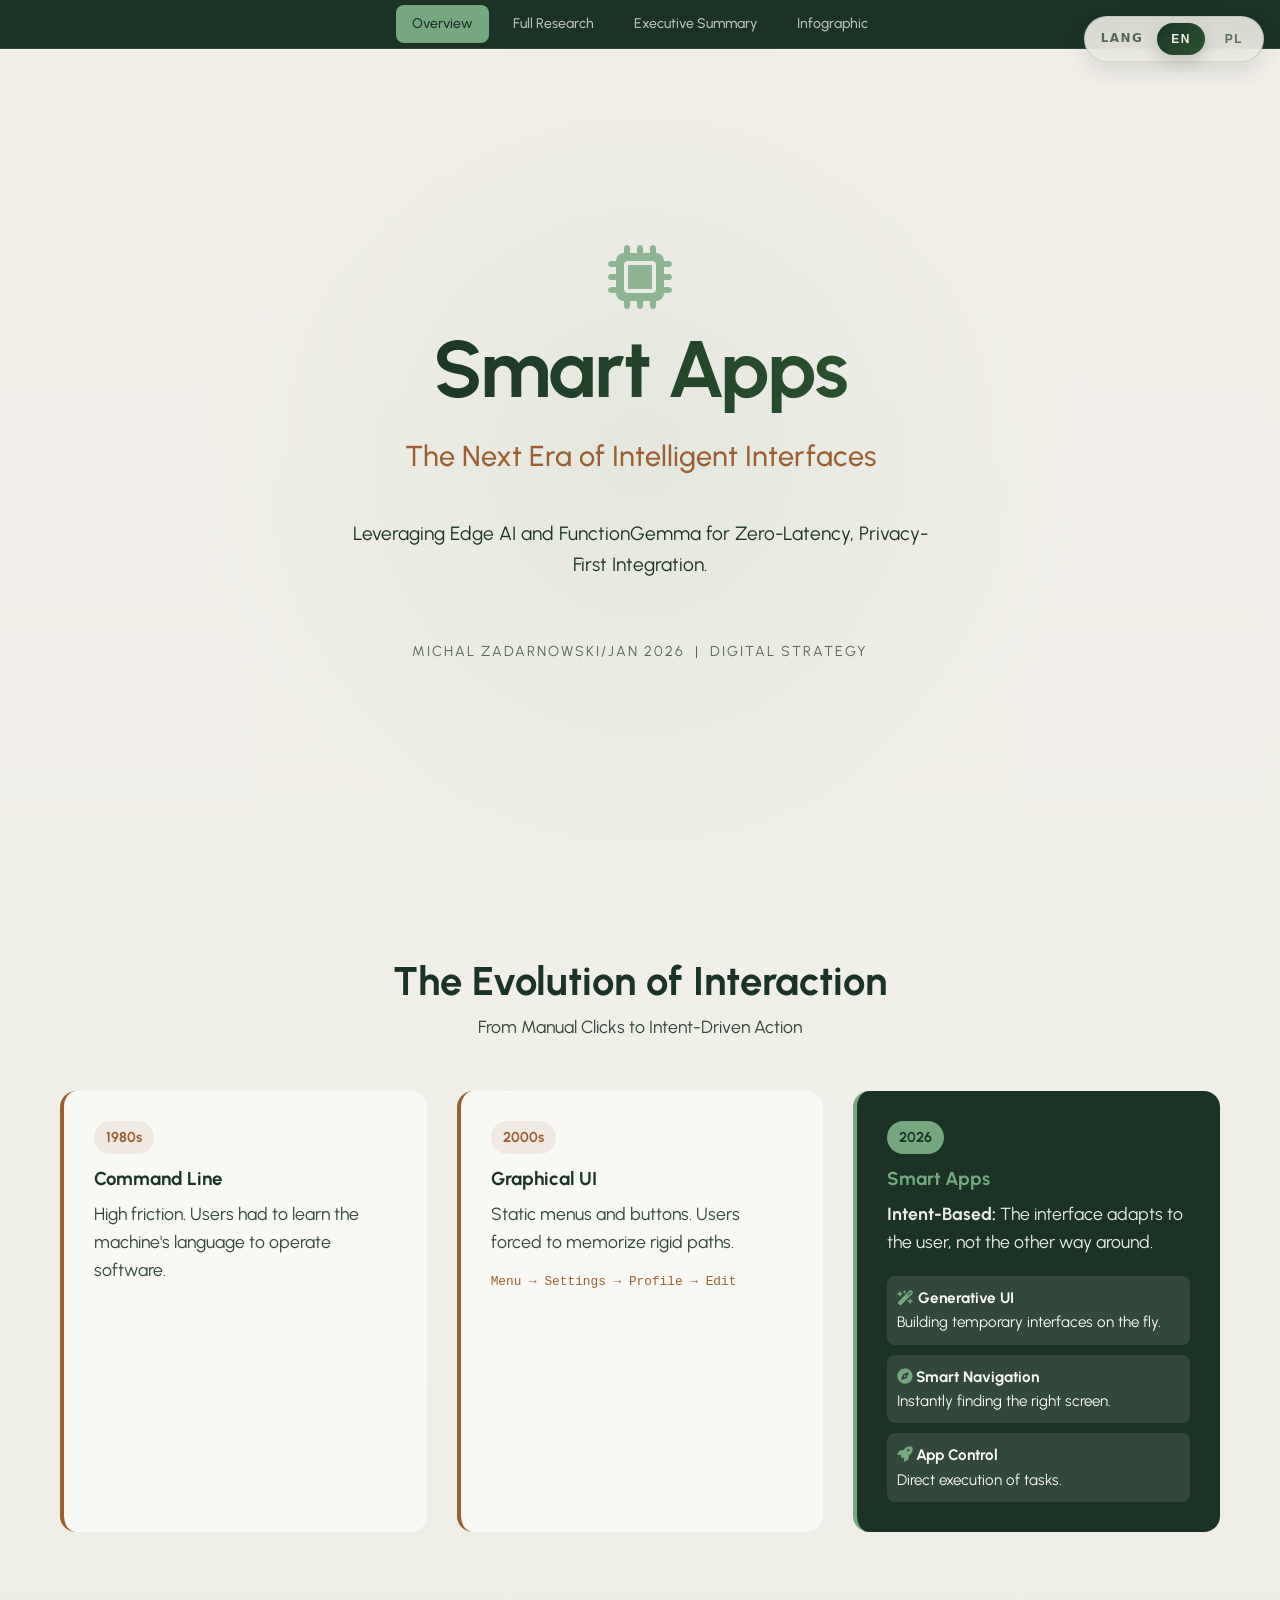
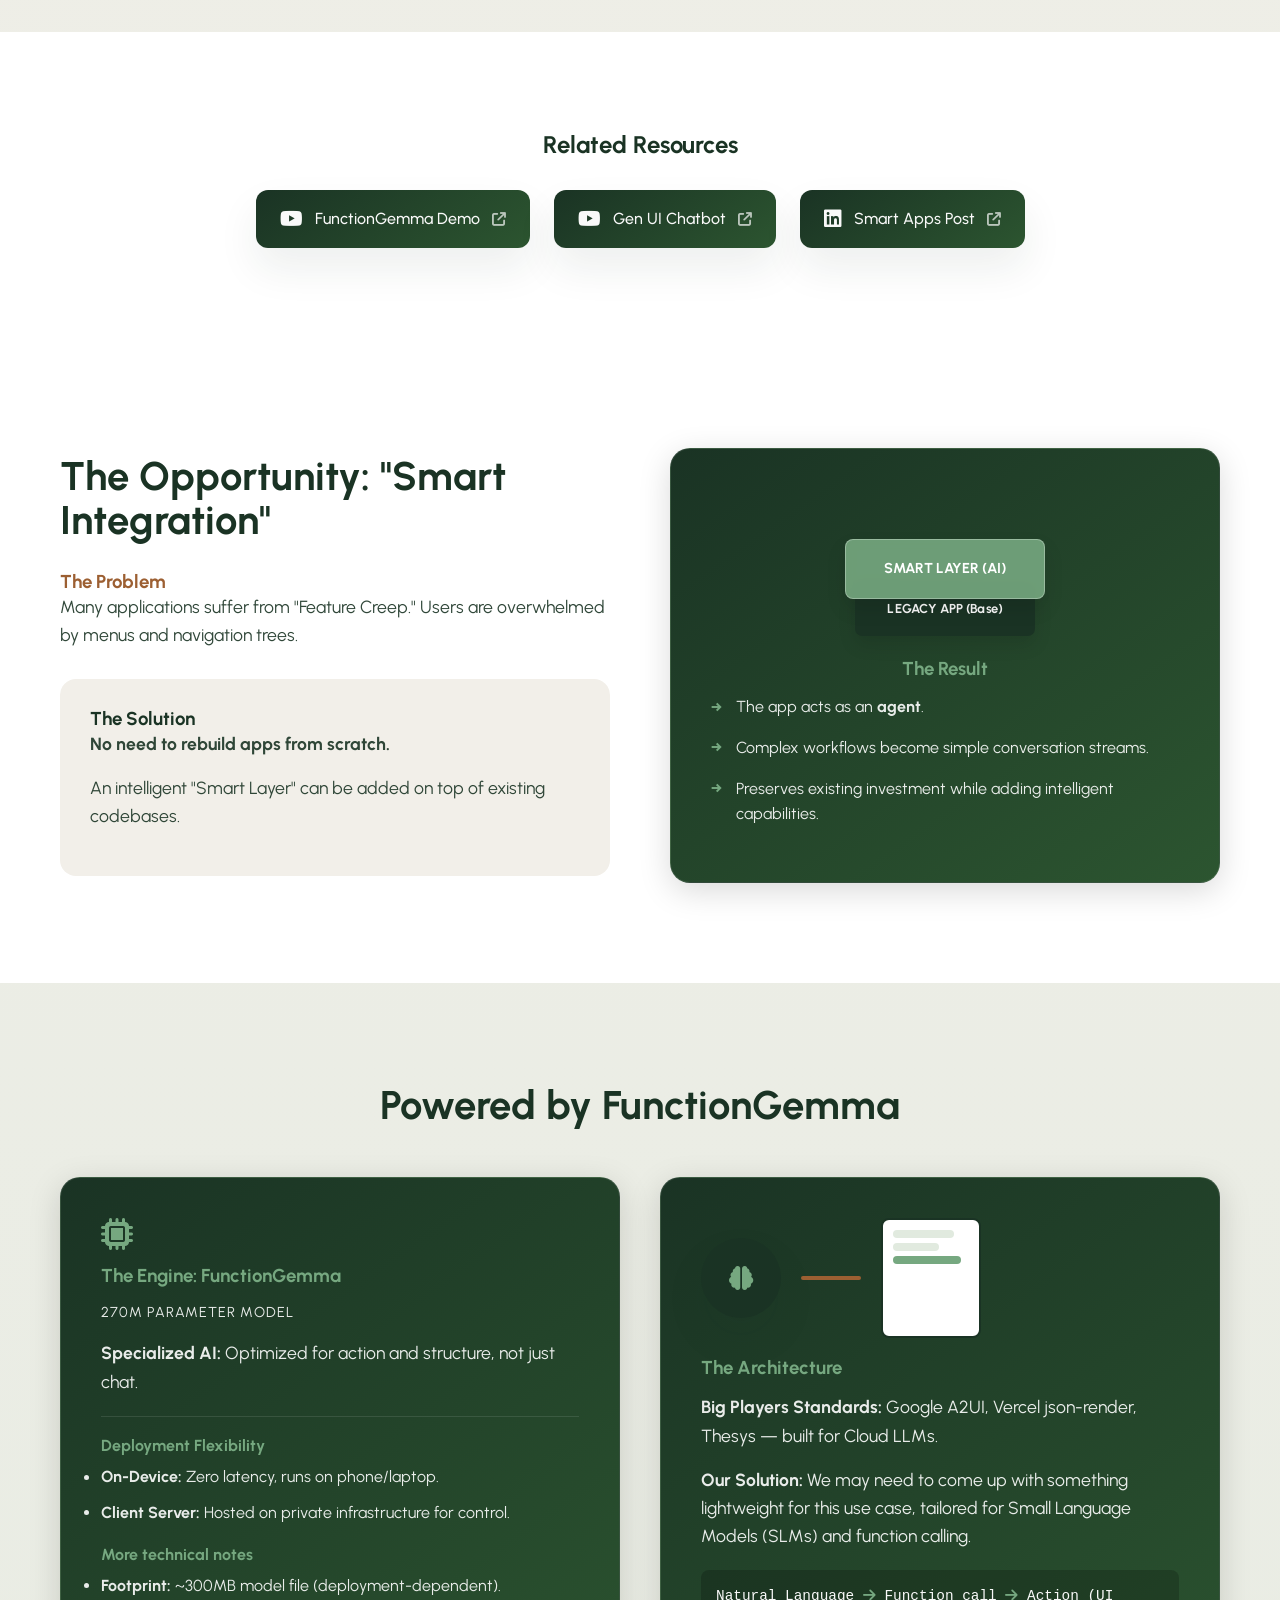
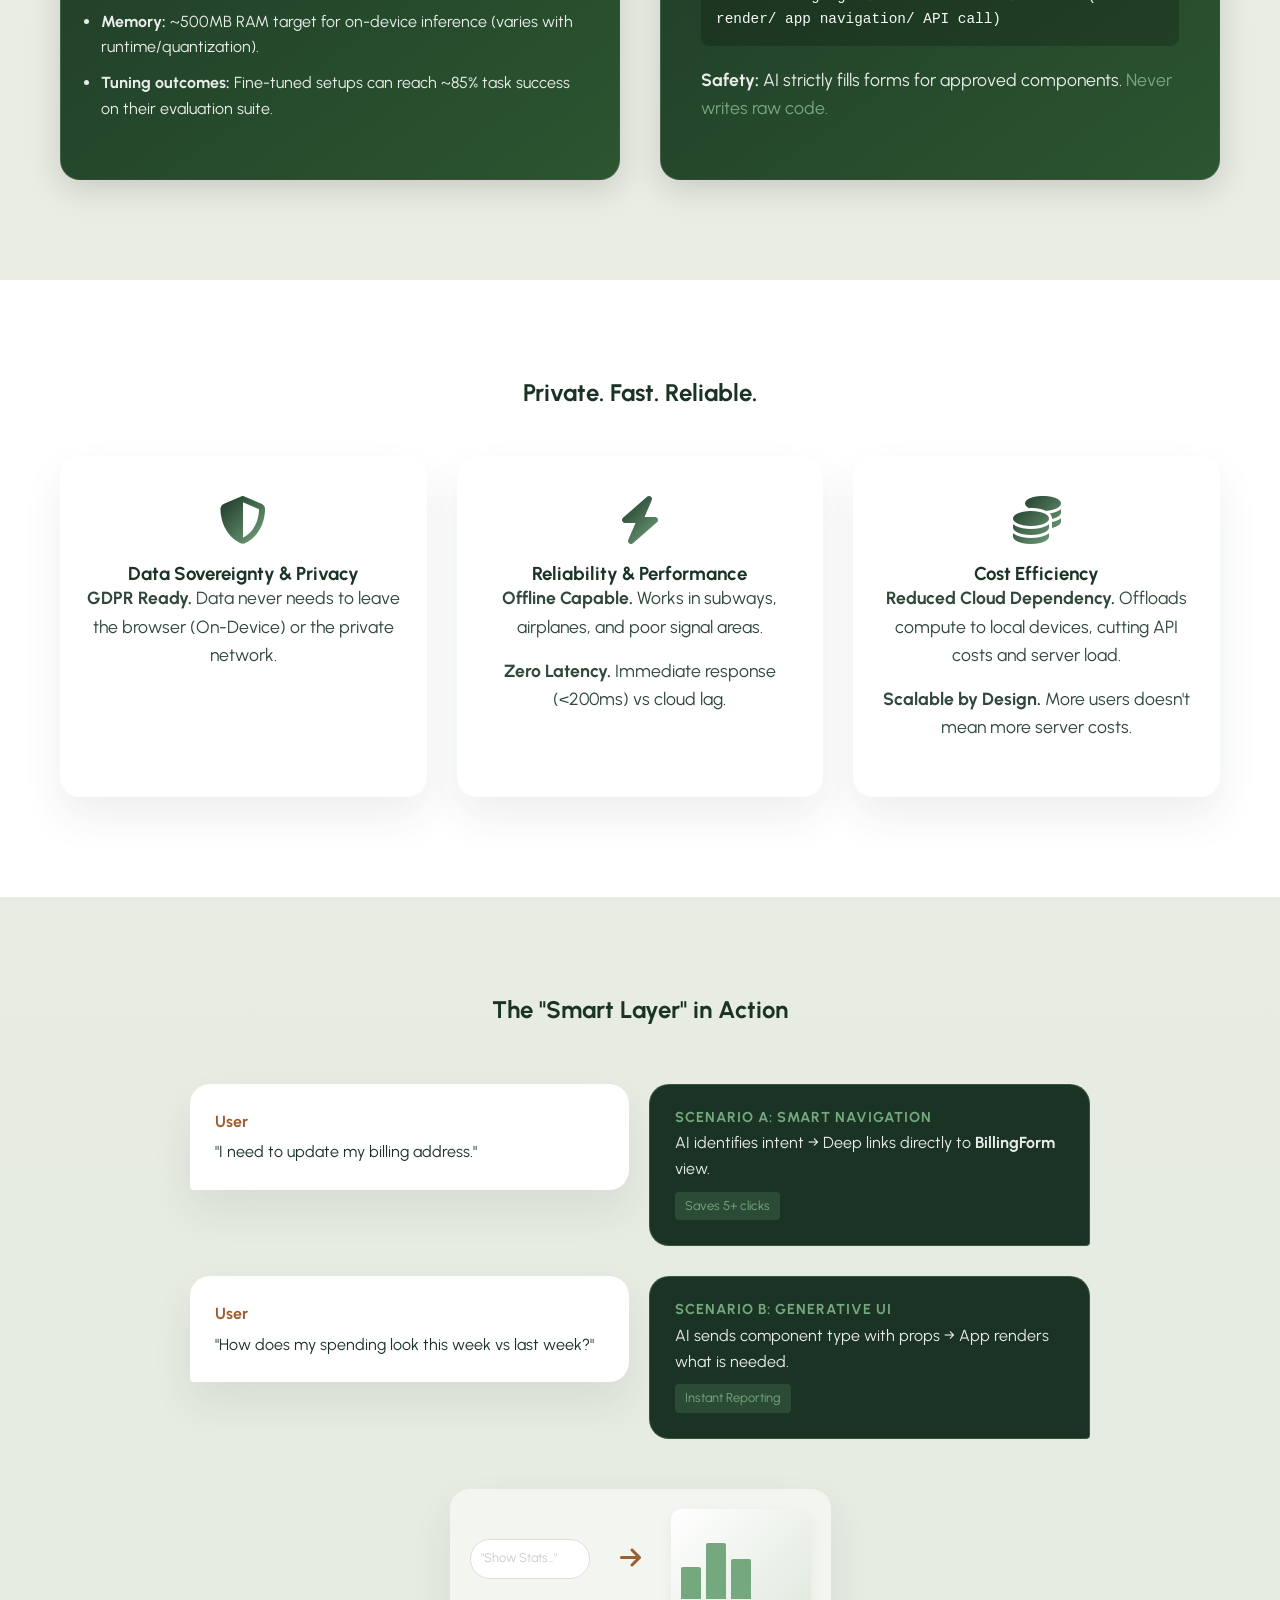
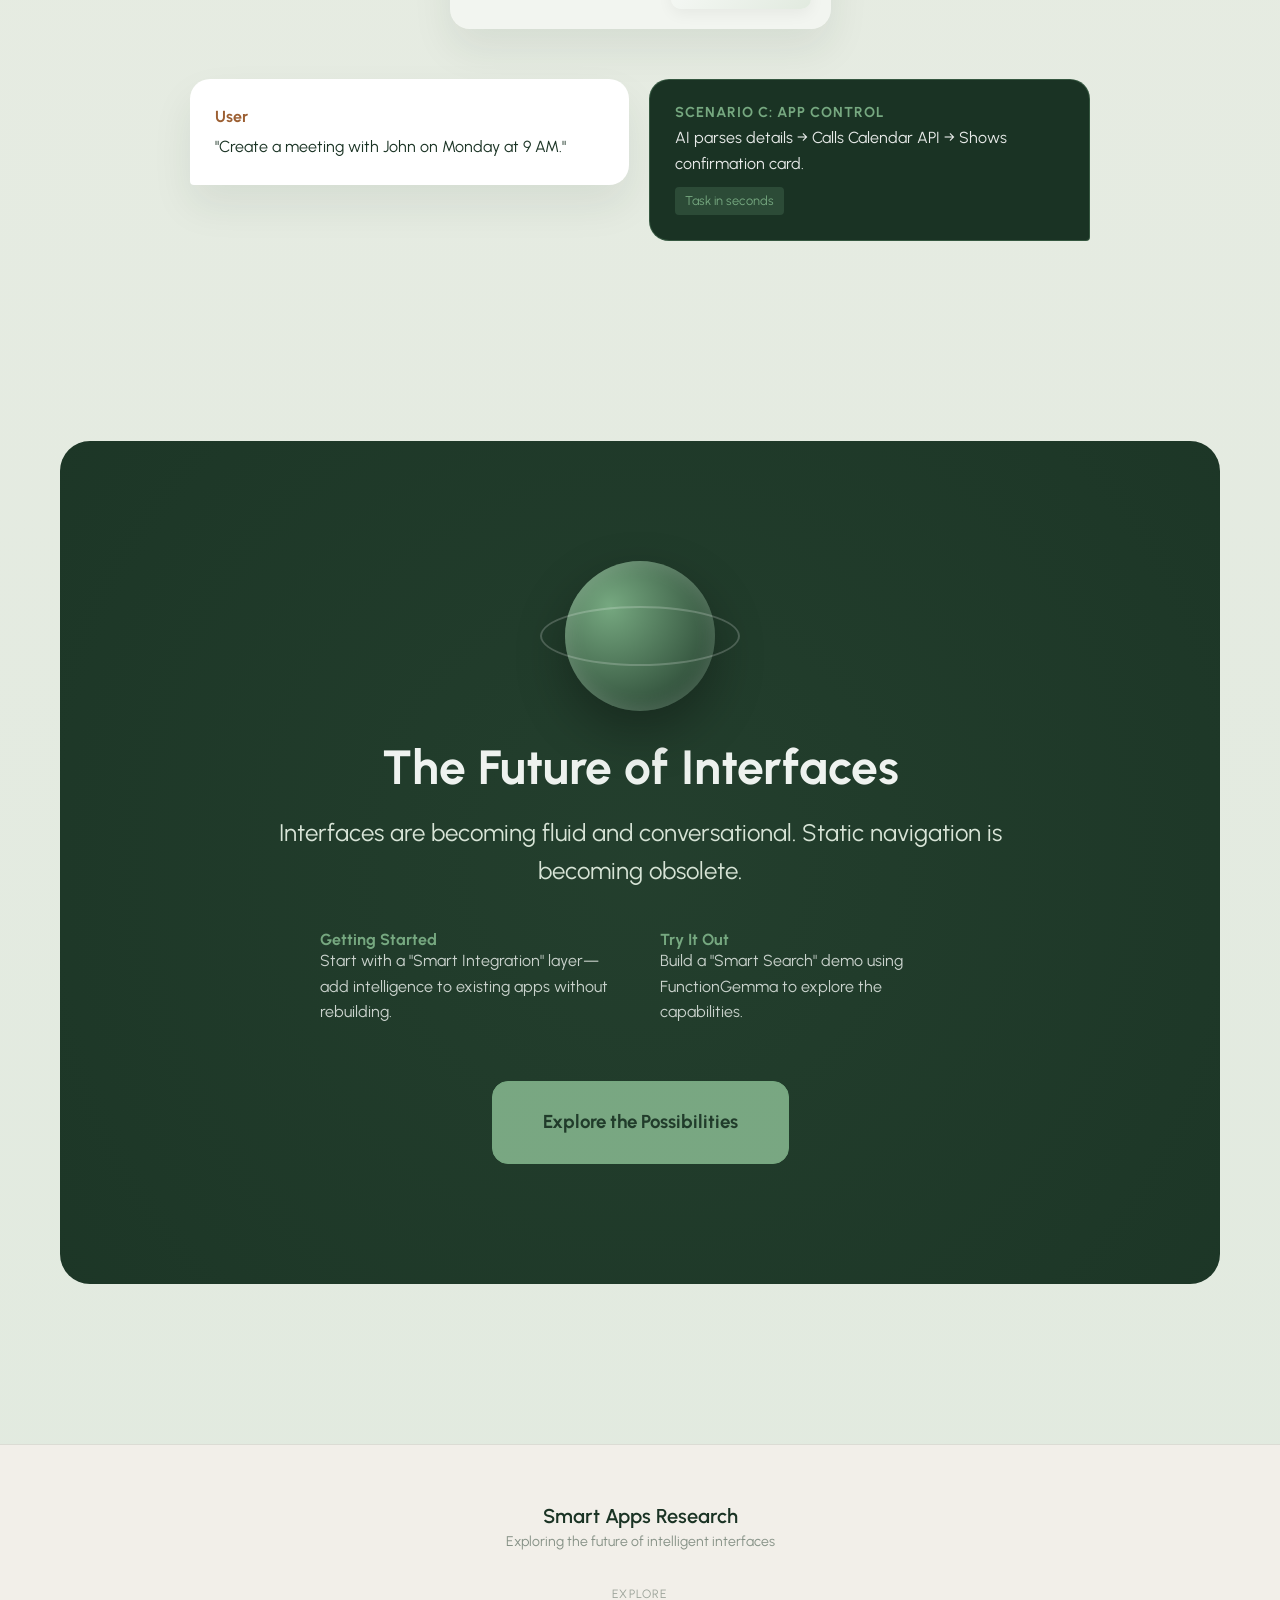
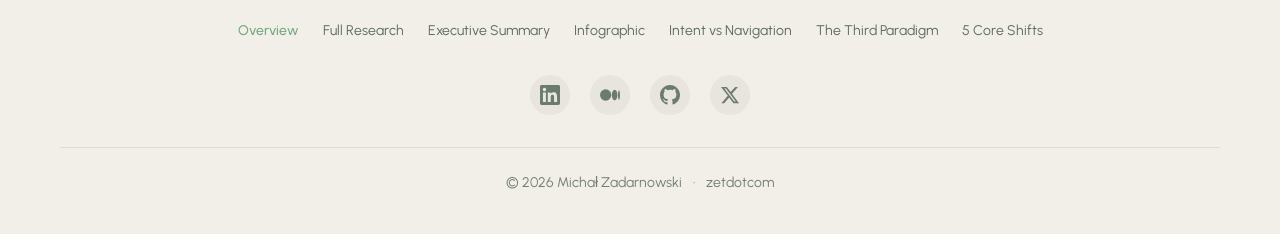
<file: index.html>
<!doctype html>
<html lang="en">
    <head>
        <meta charset="UTF-8" />
        <meta name="viewport" content="width=device-width, initial-scale=1.0" />
        <title>Smart Apps: The Next Era of Intelligent Interfaces</title>
        <link rel="preconnect" href="https://fonts.googleapis.com" />
        <link rel="preconnect" href="https://fonts.gstatic.com" crossorigin />
        <link
            href="https://fonts.googleapis.com/css2?family=Urbanist:wght@400;500;600;700;800&display=swap"
            rel="stylesheet"
        />
        <link
            rel="stylesheet"
            href="https://cdnjs.cloudflare.com/ajax/libs/font-awesome/6.5.1/css/all.min.css"
        />
        <link rel="stylesheet" href="./language-switch.css" />
        <style>
            /* --- RESET & BASE --- */
            * {
                box-sizing: border-box;
                margin: 0;
                padding: 0;
            }

            :root {
                --color-deep-moss: #1a3324;
                --color-forest-green: #2c5530;
                --color-burnished-copper: #9c5f32;
                --color-crisp-sage: #76a880;
                --color-warm-cream: #f2efe9;
                --color-pale-sage: #e1eadf;
                --color-text-main: #1a3324;
                --color-text-light: #f9f9f9;
                --shadow-soft: 0 20px 40px rgba(26, 51, 36, 0.08);
                --shadow-glass: 0 8px 32px 0 rgba(0, 0, 0, 0.15);
            }

            body {
                font-family: "Urbanist", sans-serif;
                background: linear-gradient(
                    to bottom,
                    var(--color-warm-cream),
                    var(--color-pale-sage)
                );
                color: var(--color-text-main);
                line-height: 1.6;
                overflow-x: hidden;
            }

            h1,
            h2,
            h3,
            h4 {
                color: var(--color-deep-moss);
                line-height: 1.1;
            }

            p {
                margin-bottom: 1rem;
                font-size: 1.1rem;
                color: rgba(26, 51, 36, 0.9);
            }

            .container {
                max-width: 1200px;
                margin: 0 auto;
                padding: 0 20px;
            }

            section {
                padding: 100px 0;
                position: relative;
            }

            /* --- UTILITIES --- */
            .text-light {
                color: var(--color-text-light) !important;
            }
            .text-sage {
                color: var(--color-crisp-sage) !important;
            }
            .text-copper {
                color: var(--color-burnished-copper) !important;
            }
            .bg-moss {
                background-color: var(--color-deep-moss);
            }

            .glass-card {
                background: linear-gradient(
                    145deg,
                    var(--color-deep-moss),
                    var(--color-forest-green)
                );
                backdrop-filter: blur(10px);
                border-radius: 20px;
                border: 1px solid rgba(255, 255, 255, 0.1);
                padding: 40px;
                color: var(--color-text-light);
                box-shadow: var(--shadow-glass);
                height: 100%;
            }

            .glass-card h3 {
                color: var(--color-crisp-sage);
                margin-bottom: 15px;
            }
            .glass-card p {
                color: rgba(255, 255, 255, 0.9);
            }
            .glass-card li {
                color: rgba(255, 255, 255, 0.9);
                margin-bottom: 10px;
            }

            .accent-icon {
                font-size: 2rem;
                margin-bottom: 1rem;
                display: inline-block;
                color: var(--color-crisp-sage);
            }

            /* --- VISUAL PLACEHOLDERS (CSS Graphics) --- */
            .visual-box {
                width: 100%;
                height: 300px;
                background: rgba(255, 255, 255, 0.5);
                border-radius: 20px;
                display: flex;
                align-items: center;
                justify-content: center;
                position: relative;
                overflow: hidden;
                box-shadow: var(--shadow-soft);
            }

            /* Layers Graphic */
            .layers-graphic {
                position: relative;
                width: 200px;
                height: 150px;
            }
            .layer {
                width: 100%;
                height: 60px;
                border-radius: 8px;
                position: absolute;
                display: flex;
                align-items: center;
                justify-content: center;
                font-weight: bold;
                font-size: 0.9rem;
                box-shadow: 0 10px 20px rgba(0, 0, 0, 0.1);
            }
            .layer-base {
                background: var(--color-deep-moss);
                color: var(--color-text-light);
                bottom: 0;
                transform: scale(0.9);
                z-index: 1;
            }
            .layer-smart {
                background: rgba(118, 168, 128, 0.9);
                color: white;
                bottom: 40px;
                backdrop-filter: blur(5px);
                z-index: 2;
                border: 1px solid rgba(255, 255, 255, 0.3);
                animation: float 4s ease-in-out infinite;
            }
            @keyframes float {
                0%,
                100% {
                    transform: translateY(0);
                }
                50% {
                    transform: translateY(-10px);
                }
            }

            /* Schematic Graphic */
            .schematic-graphic {
                display: flex;
                align-items: center;
                gap: 20px;
            }
            .node {
                width: 80px;
                height: 80px;
                border-radius: 50%;
                background: var(--color-deep-moss);
                display: flex;
                align-items: center;
                justify-content: center;
                color: var(--color-crisp-sage);
                font-size: 1.5rem;
                box-shadow: var(--shadow-soft);
            }
            .connector {
                height: 4px;
                width: 60px;
                background: var(--color-burnished-copper);
                border-radius: 2px;
            }
            .output-ui {
                width: 100px;
                height: 120px;
                background: white;
                border: 2px solid var(--color-deep-moss);
                border-radius: 8px;
                padding: 10px;
                display: flex;
                flex-direction: column;
                gap: 5px;
            }
            .ui-line {
                height: 8px;
                background: var(--color-pale-sage);
                border-radius: 4px;
            }

            /* Shield Graphic */
            .shield-graphic {
                font-size: 8rem;
                background: linear-gradient(
                    135deg,
                    var(--color-deep-moss),
                    var(--color-crisp-sage)
                );
                -webkit-background-clip: text;
                -webkit-text-fill-color: transparent;
                filter: drop-shadow(0 10px 10px rgba(0, 0, 0, 0.1));
            }

            /* Transformation Graphic */
            .transform-container {
                display: flex;
                align-items: center;
                gap: 30px;
            }
            .input-bar {
                width: 120px;
                height: 40px;
                background: white;
                border-radius: 20px;
                border: 1px solid #ddd;
                display: flex;
                align-items: center;
                padding-left: 10px;
                color: #ccc;
                font-size: 0.8rem;
            }
            .transform-arrow {
                color: var(--color-burnished-copper);
                font-size: 1.5rem;
            }
            .widget-mock {
                width: 140px;
                height: 100px;
                background: linear-gradient(
                    135deg,
                    #fff,
                    var(--color-pale-sage)
                );
                border-radius: 10px;
                box-shadow: 0 5px 15px rgba(0, 0, 0, 0.05);
                padding: 10px;
                display: flex;
                align-items: flex-end;
                gap: 5px;
            }
            .bar {
                background: var(--color-crisp-sage);
                border-radius: 2px 2px 0 0;
                width: 20px;
            }

            /* Sphere Graphic */
            .sphere-graphic {
                width: 150px;
                height: 150px;
                border-radius: 50%;
                background: radial-gradient(
                    circle at 30% 30%,
                    var(--color-crisp-sage),
                    var(--color-deep-moss)
                );
                box-shadow:
                    0 20px 50px rgba(0, 0, 0, 0.3),
                    inset 0 0 20px rgba(255, 255, 255, 0.2);
                position: relative;
            }
            .sphere-ring {
                position: absolute;
                top: 50%;
                left: 50%;
                transform: translate(-50%, -50%);
                width: 200px;
                height: 60px;
                border: 2px solid rgba(255, 255, 255, 0.2);
                border-radius: 50%;
            }

            /* --- HERO SECTION --- */
            .hero {
                min-height: 90vh;
                display: flex;
                align-items: center;
                justify-content: center;
                text-align: center;
                background: radial-gradient(
                    circle at 50% 50%,
                    rgba(118, 168, 128, 0.1) 0%,
                    transparent 60%
                );
            }

            .hero h1 {
                font-size: 5rem;
                margin-bottom: 20px;
                letter-spacing: -2px;
                background: linear-gradient(
                    to right,
                    var(--color-deep-moss),
                    var(--color-forest-green)
                );
                -webkit-background-clip: text;
                -webkit-text-fill-color: transparent;
            }

            .hero .subtitle {
                font-size: 1.8rem;
                color: var(--color-burnished-copper);
                font-weight: 500;
                max-width: 800px;
                margin: 0 auto 40px;
            }

            .hero-footer {
                margin-top: 60px;
                font-size: 0.9rem;
                text-transform: uppercase;
                letter-spacing: 2px;
                color: var(--color-deep-moss);
                opacity: 0.7;
            }

            /* --- EVOLUTION TIMELINE --- */
            .evolution-grid {
                display: grid;
                grid-template-columns: repeat(auto-fit, minmax(300px, 1fr));
                gap: 30px;
                margin-top: 50px;
            }

            .timeline-card {
                background: rgba(255, 255, 255, 0.6);
                border-radius: 16px;
                padding: 30px;
                border-left: 4px solid var(--color-burnished-copper);
                transition: transform 0.3s ease;
            }

            .timeline-card.future {
                background: var(--color-deep-moss);
                color: var(--color-text-light);
                border-left: 4px solid var(--color-crisp-sage);
                grid-column: span 1; /* Reset on mobile, check media query */
            }

            .timeline-card.future h3 {
                color: var(--color-crisp-sage);
            }
            .timeline-card.future p {
                color: rgba(255, 255, 255, 0.9);
            }
            .timeline-card.future .mode-item {
                background: rgba(255, 255, 255, 0.1);
                padding: 10px;
                border-radius: 8px;
                margin-top: 10px;
                font-size: 0.95rem;
            }

            .year-badge {
                display: inline-block;
                padding: 5px 12px;
                border-radius: 50px;
                font-weight: 700;
                font-size: 0.9rem;
                margin-bottom: 15px;
            }

            .past .year-badge {
                background: rgba(156, 95, 50, 0.1);
                color: var(--color-burnished-copper);
            }
            .future .year-badge {
                background: var(--color-crisp-sage);
                color: var(--color-deep-moss);
            }

            /* --- OPPORTUNITY --- */
            .opportunity-layout {
                display: grid;
                grid-template-columns: 1fr 1fr;
                gap: 60px;
                align-items: center;
            }

            .opp-list li {
                position: relative;
                padding-left: 25px;
                margin-bottom: 15px;
            }

            .opp-list li::before {
                content: "→";
                position: absolute;
                left: 0;
                color: var(--color-crisp-sage);
                font-weight: bold;
            }

            /* --- TECHNOLOGY --- */
            .tech-grid {
                display: grid;
                grid-template-columns: repeat(auto-fit, minmax(400px, 1fr));
                gap: 40px;
                margin-top: 40px;
            }

            /* --- BUSINESS CASE --- */
            .business-grid {
                display: grid;
                grid-template-columns: repeat(auto-fit, minmax(300px, 1fr));
                gap: 30px;
                margin-top: 50px;
            }

            .stat-card {
                text-align: center;
                padding: 40px 20px;
                background: #fff;
                border-radius: 20px;
                box-shadow: var(--shadow-soft);
            }

            .stat-card i {
                font-size: 3rem;
                margin-bottom: 20px;
                background: linear-gradient(
                    135deg,
                    var(--color-deep-moss),
                    var(--color-crisp-sage)
                );
                -webkit-background-clip: text;
                -webkit-text-fill-color: transparent;
            }

            /* --- USE CASES --- */
            .use-case-container {
                display: flex;
                flex-direction: column;
                gap: 30px;
            }

            .chat-row {
                display: flex;
                gap: 20px;
                align-items: flex-start;
                max-width: 900px;
                margin: 0 auto;
                width: 100%;
            }

            .chat-bubble {
                flex: 1;
                padding: 25px;
                border-radius: 20px;
                position: relative;
            }

            .user-bubble {
                background: #fff;
                border-bottom-left-radius: 4px;
                box-shadow: var(--shadow-soft);
            }

            .ai-bubble {
                background: var(--color-deep-moss);
                color: var(--color-text-light);
                border-bottom-right-radius: 4px;
                border: 1px solid rgba(118, 168, 128, 0.3);
            }

            .ai-bubble h4 {
                color: var(--color-crisp-sage);
                margin-bottom: 5px;
                font-size: 0.9rem;
                text-transform: uppercase;
                letter-spacing: 1px;
            }
            .ai-bubble p {
                color: rgba(255, 255, 255, 0.9);
                font-size: 1rem;
                margin: 0;
            }
            .benefit-tag {
                display: inline-block;
                margin-top: 10px;
                font-size: 0.8rem;
                background: rgba(118, 168, 128, 0.2);
                color: var(--color-crisp-sage);
                padding: 4px 10px;
                border-radius: 4px;
            }

            /* --- CONCLUSION --- */
            .conclusion-banner {
                background: var(--color-deep-moss);
                color: var(--color-text-light);
                text-align: center;
                padding: 120px 20px;
                border-radius: 30px;
                margin-bottom: 60px;
                position: relative;
                overflow: hidden;
            }

            .conclusion-banner::before {
                content: "";
                position: absolute;
                top: -50%;
                left: -50%;
                width: 200%;
                height: 200%;
                background: radial-gradient(
                    circle,
                    rgba(118, 168, 128, 0.1) 0%,
                    transparent 70%
                );
                pointer-events: none;
            }

            .cta-box {
                background: #79a782;
                display: inline-block;
                text: smoke-white;
                padding: 30px 50px;
                border-radius: 16px;
                margin-top: 40px;
                border: 1px solid var(--color-crisp-sage);
            }

            /* RESPONSIVE */
            @media (max-width: 768px) {
                .hero h1 {
                    font-size: 3rem;
                }
                .opportunity-layout {
                    grid-template-columns: 1fr;
                }
                .timeline-card.future {
                    grid-column: auto;
                }
                .chat-row {
                    flex-direction: column;
                }
                .tech-grid {
                    grid-template-columns: 1fr;
                }
            }
        </style>
    </head>
    <body>
        <!-- Page Navigation -->
        <div
            style="
                width: 100%;
                background: var(--color-deep-moss);
                border-bottom: 1px solid rgba(255, 255, 255, 0.1);
            "
        >
            <div
                style="
                    max-width: 1200px;
                    margin: 0 auto;
                    padding: 0 20px;
                    height: 48px;
                    display: flex;
                    align-items: center;
                    justify-content: center;
                    gap: 8px;
                "
            >
                <a
                    href="index.html"
                    style="
                        padding: 8px 16px;
                        font-size: 0.875rem;
                        font-weight: 500;
                        border-radius: 8px;
                        background: var(--color-crisp-sage);
                        color: var(--color-deep-moss);
                        text-decoration: none;
                    "
                >
                    Overview
                </a>
                <a
                    href="final_research.html"
                    style="
                        padding: 8px 16px;
                        font-size: 0.875rem;
                        font-weight: 500;
                        border-radius: 8px;
                        color: rgba(255, 255, 255, 0.7);
                        text-decoration: none;
                        transition: all 0.2s;
                    "
                    onmouseover="this.style.color='#fff'; this.style.background='var(--color-forest-green)'"
                    onmouseout="this.style.color='rgba(255,255,255,0.7)'; this.style.background='transparent'"
                >
                    Full Research
                </a>
                <a
                    href="summary_final_research.html"
                    style="
                        padding: 8px 16px;
                        font-size: 0.875rem;
                        font-weight: 500;
                        border-radius: 8px;
                        color: rgba(255, 255, 255, 0.7);
                        text-decoration: none;
                        transition: all 0.2s;
                    "
                    onmouseover="this.style.color='#fff'; this.style.background='var(--color-forest-green)'"
                    onmouseout="this.style.color='rgba(255,255,255,0.7)'; this.style.background='transparent'"
                >
                    Executive Summary
                </a>
                <a
                    href="infographic.html"
                    style="
                        padding: 8px 16px;
                        font-size: 0.875rem;
                        font-weight: 500;
                        border-radius: 8px;
                        color: rgba(255, 255, 255, 0.7);
                        text-decoration: none;
                        transition: all 0.2s;
                    "
                    onmouseover="this.style.color='#fff'; this.style.background='var(--color-forest-green)'"
                    onmouseout="this.style.color='rgba(255,255,255,0.7)'; this.style.background='transparent'"
                >
                    Infographic
                </a>
            </div>
        </div>

        <!-- HERO SECTION -->
        <section class="hero">
            <div class="container">
                <div class="icon-header">
                    <i
                        class="fa-solid fa-microchip accent-icon"
                        style="font-size: 4rem; opacity: 0.8"
                    ></i>
                </div>
                <h1>Smart Apps</h1>
                <p class="subtitle">The Next Era of Intelligent Interfaces</p>
                <p
                    style="
                        font-size: 1.2rem;
                        max-width: 600px;
                        margin: 0 auto;
                        color: var(--color-deep-moss);
                    "
                >
                    Leveraging Edge AI and FunctionGemma for Zero-Latency,
                    Privacy-First Integration.
                </p>
                <div class="hero-footer">
                    Michal Zadarnowski/Jan 2026 &nbsp;|&nbsp; Digital Strategy
                </div>
            </div>
        </section>

        <!-- EVOLUTION SECTION -->
        <section id="evolution">
            <div class="container">
                <h2
                    style="
                        text-align: center;
                        font-size: 2.5rem;
                        margin-bottom: 10px;
                    "
                >
                    The Evolution of Interaction
                </h2>
                <p style="text-align: center; margin-bottom: 50px">
                    From Manual Clicks to Intent-Driven Action
                </p>

                <div class="evolution-grid">
                    <!-- 1980s -->
                    <div class="timeline-card past">
                        <span class="year-badge">1980s</span>
                        <h3>Command Line</h3>
                        <p style="margin-top: 10px">
                            High friction. Users had to learn the machine's
                            language to operate software.
                        </p>
                    </div>

                    <!-- 2000s -->
                    <div class="timeline-card past">
                        <span class="year-badge">2000s</span>
                        <h3>Graphical UI</h3>
                        <p style="margin-top: 10px">
                            Static menus and buttons. Users forced to memorize
                            rigid paths.
                        </p>
                        <div
                            style="
                                font-family: monospace;
                                font-size: 0.8rem;
                                color: var(--color-burnished-copper);
                                margin-top: 10px;
                            "
                        >
                            Menu &rarr; Settings &rarr; Profile &rarr; Edit
                        </div>
                    </div>

                    <!-- 2026 -->
                    <div class="timeline-card future">
                        <span class="year-badge">2026</span>
                        <h3>Smart Apps</h3>
                        <p style="margin-top: 10px">
                            <strong>Intent-Based:</strong> The interface adapts
                            to the user, not the other way around.
                        </p>

                        <div style="margin-top: 20px">
                            <div class="mode-item">
                                <i
                                    class="fa-solid fa-wand-magic-sparkles text-sage"
                                ></i>
                                <strong>Generative UI</strong><br />
                                Building temporary interfaces on the fly.
                            </div>
                            <div class="mode-item">
                                <i class="fa-solid fa-compass text-sage"></i>
                                <strong>Smart Navigation</strong><br />
                                Instantly finding the right screen.
                            </div>
                            <div class="mode-item">
                                <i class="fa-solid fa-rocket text-sage"></i>
                                <strong>App Control</strong><br />
                                Direct execution of tasks.
                            </div>
                        </div>
                    </div>
                </div>
            </div>
        </section>

        <section id="resources" style="background: white">
            <div class="container">
                <h2 style="text-align: center; margin-bottom: 2rem">
                    Related Resources
                </h2>
                <div
                    style="
                        display: flex;
                        flex-wrap: wrap;
                        gap: 1.5rem;
                        justify-content: center;
                    "
                >
                    <a
                        href="https://www.youtube.com/clip/UgkxWZPhDf-lo4gV7dRnPOxskjDA0dT7FAO4"
                        target="_blank"
                        rel="noopener noreferrer"
                        style="
                            display: inline-flex;
                            align-items: center;
                            gap: 0.75rem;
                            padding: 1rem 1.5rem;
                            background: linear-gradient(
                                145deg,
                                var(--color-deep-moss),
                                var(--color-forest-green)
                            );
                            color: var(--color-text-light);
                            text-decoration: none;
                            border-radius: 12px;
                            font-weight: 500;
                            box-shadow: var(--shadow-soft);
                            transition:
                                transform 0.2s,
                                box-shadow 0.2s;
                        "
                    >
                        <i
                            class="fa-brands fa-youtube"
                            style="font-size: 1.25rem"
                        ></i>
                        FunctionGemma Demo
                        <i
                            class="fa-solid fa-arrow-up-right-from-square"
                            style="font-size: 0.875rem; opacity: 0.7"
                        ></i>
                    </a>
                    <a
                        href="https://youtube.com/clip/UgkxN6XBJYLM5HD9SfC6kcXT4vcPh4y99eJ7?si=0-46f0bwLKpSvLZk"
                        target="_blank"
                        rel="noopener noreferrer"
                        style="
                            display: inline-flex;
                            align-items: center;
                            gap: 0.75rem;
                            padding: 1rem 1.5rem;
                            background: linear-gradient(
                                145deg,
                                var(--color-deep-moss),
                                var(--color-forest-green)
                            );
                            color: var(--color-text-light);
                            text-decoration: none;
                            border-radius: 12px;
                            font-weight: 500;
                            box-shadow: var(--shadow-soft);
                            transition:
                                transform 0.2s,
                                box-shadow 0.2s;
                        "
                    >
                        <i
                            class="fa-brands fa-youtube"
                            style="font-size: 1.25rem"
                        ></i>
                        Gen UI Chatbot
                        <i
                            class="fa-solid fa-arrow-up-right-from-square"
                            style="font-size: 0.875rem; opacity: 0.7"
                        ></i>
                    </a>
                    <a
                        href="https://www.linkedin.com/posts/michal-zadarnowski_functiongemma-edgeai-frontendarchitecture-activity-7409556691790430208-ruor"
                        target="_blank"
                        rel="noopener noreferrer"
                        style="
                            display: inline-flex;
                            align-items: center;
                            gap: 0.75rem;
                            padding: 1rem 1.5rem;
                            background: linear-gradient(
                                145deg,
                                var(--color-deep-moss),
                                var(--color-forest-green)
                            );
                            color: var(--color-text-light);
                            text-decoration: none;
                            border-radius: 12px;
                            font-weight: 500;
                            box-shadow: var(--shadow-soft);
                            transition:
                                transform 0.2s,
                                box-shadow 0.2s;
                        "
                    >
                        <i
                            class="fa-brands fa-linkedin"
                            style="font-size: 1.25rem"
                        ></i>
                        Smart Apps Post
                        <i
                            class="fa-solid fa-arrow-up-right-from-square"
                            style="font-size: 0.875rem; opacity: 0.7"
                        ></i>
                    </a>
                </div>
            </div>
        </section>

        <!-- OPPORTUNITY SECTION -->
        <section id="opportunity" style="background: white">
            <div class="container">
                <div class="opportunity-layout">
                    <div>
                        <h2 style="font-size: 2.5rem; margin-bottom: 30px">
                            The Opportunity: "Smart Integration"
                        </h2>

                        <div style="margin-bottom: 30px">
                            <h3 class="text-copper">The Problem</h3>
                            <p>
                                Many applications suffer from "Feature Creep."
                                Users are overwhelmed by menus and navigation
                                trees.
                            </p>
                        </div>

                        <div
                            style="
                                background: var(--color-warm-cream);
                                padding: 30px;
                                border-radius: 16px;
                            "
                        >
                            <h3 style="color: var(--color-deep-moss)">
                                The Solution
                            </h3>
                            <p>
                                <strong
                                    >No need to rebuild apps from
                                    scratch.</strong
                                >
                            </p>
                            <p>
                                An intelligent "Smart Layer" can be added on top
                                of existing codebases.
                            </p>
                        </div>
                    </div>

                    <!-- Visual Replacement for Layers Image -->
                    <div
                        class="glass-card"
                        style="
                            min-height: auto;
                            display: flex;
                            flex-direction: column;
                            align-items: center;
                        "
                    >
                        <div class="layers-graphic" style="margin-bottom: 20px">
                            <div class="layer layer-base">
                                LEGACY APP (Base)
                            </div>
                            <div class="layer layer-smart">
                                SMART LAYER (AI)
                            </div>
                        </div>
                        <h3>The Result</h3>
                        <ul class="opp-list" style="list-style: none">
                            <li>The app acts as an <strong>agent</strong>.</li>
                            <li>
                                Complex workflows become simple conversation
                                streams.
                            </li>
                            <li>
                                Preserves existing investment while adding
                                intelligent capabilities.
                            </li>
                        </ul>
                    </div>
                </div>
            </div>
        </section>

        <!-- TECHNOLOGY SECTION -->
        <section id="technology">
            <div class="container">
                <h2
                    style="
                        text-align: center;
                        font-size: 2.5rem;
                        margin-bottom: 50px;
                    "
                >
                    Powered by FunctionGemma
                </h2>

                <div class="tech-grid">
                    <!-- Engine -->
                    <div class="glass-card">
                        <i class="fa-solid fa-microchip accent-icon"></i>
                        <h3>The Engine: FunctionGemma</h3>
                        <p
                            style="
                                font-size: 0.9rem;
                                text-transform: uppercase;
                                letter-spacing: 1px;
                                margin-bottom: 15px;
                            "
                        >
                            270M Parameter Model
                        </p>
                        <p>
                            <strong>Specialized AI:</strong> Optimized for
                            action and structure, not just chat.
                        </p>
                        <hr
                            style="
                                border: 0;
                                border-top: 1px solid rgba(255, 255, 255, 0.1);
                                margin: 20px 0;
                            "
                        />
                        <h4
                            style="
                                color: var(--color-crisp-sage);
                                margin-bottom: 10px;
                            "
                        >
                            Deployment Flexibility
                        </h4>
                        <ul>
                            <li>
                                <strong>On-Device:</strong> Zero latency, runs
                                on phone/laptop.
                            </li>
                            <li>
                                <strong>Client Server:</strong> Hosted on
                                private infrastructure for control.
                            </li>
                        </ul>

                        <h4
                            style="
                                color: var(--color-crisp-sage);
                                margin: 20px 0 10px;
                            "
                        >
                            More technical notes
                        </h4>
                        <ul>
                            <li>
                                <strong>Footprint:</strong> ~300MB model file
                                (deployment-dependent).
                            </li>
                            <li>
                                <strong>Memory:</strong> ~500MB RAM target for
                                on-device inference (varies with
                                runtime/quantization).
                            </li>
                            <li>
                                <strong>Tuning outcomes:</strong> Fine-tuned
                                setups can reach ~85% task success on their
                                evaluation suite.
                            </li>
                        </ul>
                    </div>

                    <!-- Protocol -->
                    <div class="glass-card">
                        <div
                            class="schematic-graphic"
                            style="margin-bottom: 20px"
                        >
                            <div class="node">
                                <i class="fa-solid fa-brain"></i>
                            </div>
                            <div class="connector"></div>
                            <div class="output-ui">
                                <div class="ui-line" style="width: 80%"></div>
                                <div class="ui-line" style="width: 60%"></div>
                                <div
                                    class="ui-line"
                                    style="
                                        width: 90%;
                                        background: var(--color-crisp-sage);
                                    "
                                ></div>
                            </div>
                        </div>
                        <h3>The Architecture</h3>
                        <p>
                            <strong>Big Players Standards:</strong> Google A2UI,
                            Vercel json-render, Thesys — built for Cloud LLMs.
                        </p>
                        <p>
                            <strong>Our Solution:</strong> We may need to come
                            up with something lightweight for this use case,
                            tailored for Small Language Models (SLMs) and
                            function calling.
                        </p>
                        <div
                            style="
                                background: rgba(0, 0, 0, 0.2);
                                padding: 15px;
                                border-radius: 8px;
                                margin: 20px 0;
                                font-family: monospace;
                                font-size: 0.9rem;
                            "
                        >
                            Natural Language
                            <i class="fa-solid fa-arrow-right text-sage"></i>
                            Function call
                            <i class="fa-solid fa-arrow-right text-sage"></i>
                            Action (UI render/ app navigation/ API call)
                        </div>
                        <p>
                            <strong>Safety:</strong> AI strictly fills forms for
                            approved components.
                            <span style="color: var(--color-crisp-sage)"
                                >Never writes raw code.</span
                            >
                        </p>
                    </div>
                </div>
            </div>
        </section>

        <!-- BUSINESS CASE -->
        <section id="business" style="background: #fff">
            <div class="container">
                <h2 style="text-align: center; margin-bottom: 50px">
                    Private. Fast. Reliable.
                </h2>

                <div class="business-grid">
                    <div class="stat-card">
                        <i
                            class="fa-solid fa-shield-halved"
                            style="
                                font-size: 3rem;
                                color: var(--color-deep-moss);
                                margin-bottom: 20px;
                            "
                        ></i>
                        <h3>Data Sovereignty & Privacy</h3>
                        <p>
                            <strong>GDPR Ready.</strong> Data never needs to
                            leave the browser (On-Device) or the private
                            network.
                        </p>
                    </div>

                    <div class="stat-card">
                        <i
                            class="fa-solid fa-bolt"
                            style="
                                font-size: 3rem;
                                color: var(--color-deep-moss);
                                margin-bottom: 20px;
                            "
                        ></i>
                        <h3>Reliability & Performance</h3>
                        <p>
                            <strong>Offline Capable.</strong> Works in subways,
                            airplanes, and poor signal areas.
                        </p>
                        <p>
                            <strong>Zero Latency.</strong> Immediate response
                            (<200ms) vs cloud lag.
                        </p>
                    </div>

                    <div class="stat-card">
                        <i
                            class="fa-solid fa-coins"
                            style="
                                font-size: 3rem;
                                color: var(--color-deep-moss);
                                margin-bottom: 20px;
                            "
                        ></i>
                        <h3>Cost Efficiency</h3>
                        <p>
                            <strong>Reduced Cloud Dependency.</strong> Offloads
                            compute to local devices, cutting API costs and
                            server load.
                        </p>
                        <p>
                            <strong>Scalable by Design.</strong> More users
                            doesn't mean more server costs.
                        </p>
                    </div>
                </div>
            </div>
        </section>

        <!-- USE CASES -->
        <section id="use-cases">
            <div class="container">
                <h2 style="text-align: center; margin-bottom: 60px">
                    The "Smart Layer" in Action
                </h2>

                <div class="use-case-container">
                    <!-- Scenario A -->
                    <div class="chat-row">
                        <div class="chat-bubble user-bubble">
                            <div
                                style="
                                    font-weight: bold;
                                    margin-bottom: 5px;
                                    color: var(--color-burnished-copper);
                                "
                            >
                                User
                            </div>
                            "I need to update my billing address."
                        </div>
                        <div class="chat-bubble ai-bubble">
                            <h4>Scenario A: Smart Navigation</h4>
                            <p>
                                AI identifies intent &rarr; Deep links directly
                                to <strong>BillingForm</strong> view.
                            </p>
                            <span class="benefit-tag">Saves 5+ clicks</span>
                        </div>
                    </div>

                    <!-- Scenario B -->
                    <div class="chat-row">
                        <div class="chat-bubble user-bubble">
                            <div
                                style="
                                    font-weight: bold;
                                    margin-bottom: 5px;
                                    color: var(--color-burnished-copper);
                                "
                            >
                                User
                            </div>
                            "How does my spending look this week vs last week?"
                        </div>
                        <div class="chat-bubble ai-bubble">
                            <h4>Scenario B: Generative UI</h4>
                            <p>
                                AI sends component type with props &rarr; App
                                renders what is needed.
                            </p>
                            <span class="benefit-tag">Instant Reporting</span>
                        </div>
                    </div>

                    <!-- Visualizing the Transformation -->
                    <div
                        style="
                            display: flex;
                            justify-content: center;
                            margin: 20px 0;
                        "
                    >
                        <div
                            class="visual-box"
                            style="width: auto; padding: 20px; height: auto"
                        >
                            <div class="transform-container">
                                <div class="input-bar">"Show Stats..."</div>
                                <div class="transform-arrow">
                                    <i class="fa-solid fa-arrow-right"></i>
                                </div>
                                <div class="widget-mock">
                                    <div class="bar" style="height: 40%"></div>
                                    <div class="bar" style="height: 70%"></div>
                                    <div class="bar" style="height: 50%"></div>
                                </div>
                            </div>
                        </div>
                    </div>

                    <!-- Real-world UI Examples -->
                    <!--<div
                        style="
                            display: flex;
                            justify-content: center;
                            margin: 40px 0 10px;
                        "
                    >
                        <div style="width: 80%; max-width: 1300px">
                            <h3 style="text-align: center; margin-bottom: 20px">
                                Real-World UI Examples (Concept)
                            </h3>

                            <figure style="margin: 0 0 28px 0">
                                <img
                                    src="./bank_usecae.png"
                                    alt="Bank app dashboard with a Smart Layer prompt and highlighted areas"
                                    style="
                                        width: 100%;
                                        height: auto;
                                        border-radius: 14px;
                                        border: 1px solid rgba(0, 0, 0, 0.08);
                                        box-shadow: 0 18px 50px
                                            rgba(0, 0, 0, 0.15);
                                    "
                                />
                                <figcaption
                                    style="
                                        text-align: center;
                                        margin-top: 10px;
                                        color: rgba(255, 255, 255, 0.85);
                                        font-size: 0.95rem;
                                    "
                                >
                                    Banking: a single intent prompt replaces
                                    deep navigation and scattered entry points.
                                </figcaption>
                            </figure>

                            <figure style="margin: 0">
                                <img
                                    src="./gov_usecase.png"
                                    alt="Government portal screen with an intent prompt and generated UI components callout"
                                    style="
                                        width: 100%;
                                        height: auto;
                                        border-radius: 14px;
                                        border: 1px solid rgba(0, 0, 0, 0.08);
                                        box-shadow: 0 18px 50px
                                            rgba(0, 0, 0, 0.15);
                                    "
                                />
                                <figcaption
                                    style="
                                        text-align: center;
                                        margin-top: 10px;
                                        color: rgba(255, 255, 255, 0.85);
                                        font-size: 0.95rem;
                                    "
                                >
                                    Government services: UI assembled from an
                                    approved component catalog, guided by user
                                    intent.
                                </figcaption>
                            </figure>
                        </div>
                    </div>-->

                    <!-- Scenario C -->
                    <div class="chat-row">
                        <div class="chat-bubble user-bubble">
                            <div
                                style="
                                    font-weight: bold;
                                    margin-bottom: 5px;
                                    color: var(--color-burnished-copper);
                                "
                            >
                                User
                            </div>
                            "Create a meeting with John on Monday at 9 AM."
                        </div>
                        <div class="chat-bubble ai-bubble">
                            <h4>Scenario C: App Control</h4>
                            <p>
                                AI parses details &rarr; Calls Calendar API
                                &rarr; Shows confirmation card.
                            </p>
                            <span class="benefit-tag">Task in seconds</span>
                        </div>
                    </div>
                </div>
            </div>
        </section>

        <!-- CONCLUSION -->
        <section id="conclusion">
            <div class="container">
                <div class="conclusion-banner">
                    <div
                        style="
                            display: flex;
                            justify-content: center;
                            margin-bottom: 30px;
                        "
                    >
                        <div class="sphere-graphic">
                            <div class="sphere-ring"></div>
                        </div>
                    </div>
                    <h2 style="color: var(--color-text-light); font-size: 3rem">
                        The Future of Interfaces
                    </h2>
                    <p
                        style="
                            color: var(--color-pale-sage);
                            font-size: 1.5rem;
                            max-width: 800px;
                            margin: 20px auto;
                        "
                    >
                        Interfaces are becoming fluid and conversational. Static
                        navigation is becoming obsolete.
                    </p>

                    <div
                        style="
                            display: flex;
                            justify-content: center;
                            gap: 40px;
                            margin-top: 40px;
                            flex-wrap: wrap;
                        "
                    >
                        <div style="text-align: left; max-width: 300px">
                            <h4 style="color: var(--color-crisp-sage)">
                                Getting Started
                            </h4>
                            <p
                                style="
                                    font-size: 1rem;
                                    color: rgba(255, 255, 255, 0.8);
                                "
                            >
                                Start with a "Smart Integration" layer—add
                                intelligence to existing apps without
                                rebuilding.
                            </p>
                        </div>
                        <div style="text-align: left; max-width: 300px">
                            <h4 style="color: var(--color-crisp-sage)">
                                Try It Out
                            </h4>
                            <p
                                style="
                                    font-size: 1rem;
                                    color: rgba(255, 255, 255, 0.8);
                                "
                            >
                                Build a "Smart Search" demo using FunctionGemma
                                to explore the capabilities.
                            </p>
                        </div>
                    </div>

                    <div class="cta-box">
                        <h3 style="margin-bottom: 0">
                            Explore the Possibilities
                        </h3>
                    </div>
                </div>
            </div>
        </section>

        <!-- Footer -->
        <footer
            style="
                background: var(--color-warm-cream);
                border-top: 1px solid rgba(26, 51, 36, 0.1);
                padding: 60px 0 40px;
            "
        >
            <div class="container">
                <!-- Project Title -->
                <div style="text-align: center; margin-bottom: 32px">
                    <h3
                        style="
                            font-size: 1.25rem;
                            font-weight: 600;
                            color: var(--color-deep-moss);
                            margin-bottom: 4px;
                        "
                    >
                        Smart Apps Research
                    </h3>
                    <p
                        style="
                            font-size: 0.875rem;
                            color: rgba(26, 51, 36, 0.5);
                            margin: 0;
                        "
                    >
                        Exploring the future of intelligent interfaces
                    </p>
                </div>

                <!-- Navigation -->
                <nav style="margin-bottom: 32px">
                    <p
                        style="
                            font-size: 0.75rem;
                            text-transform: uppercase;
                            letter-spacing: 0.1em;
                            color: rgba(26, 51, 36, 0.4);
                            text-align: center;
                            margin-bottom: 16px;
                        "
                    >
                        Explore
                    </p>
                    <div
                        style="
                            display: flex;
                            flex-wrap: wrap;
                            justify-content: center;
                            gap: 24px;
                        "
                    >
                        <a
                            href="index.html"
                            style="
                                font-size: 0.875rem;
                                color: var(--color-crisp-sage);
                                font-weight: 500;
                                text-decoration: none;
                            "
                            >Overview</a
                        >
                        <a
                            href="final_research.html"
                            style="
                                font-size: 0.875rem;
                                color: rgba(26, 51, 36, 0.7);
                                text-decoration: none;
                                transition: color 0.2s;
                            "
                            onmouseover="this.style.color='var(--color-deep-moss)'"
                            onmouseout="this.style.color='rgba(26, 51, 36, 0.7)'"
                            >Full Research</a
                        >
                        <a
                            href="summary_final_research.html"
                            style="
                                font-size: 0.875rem;
                                color: rgba(26, 51, 36, 0.7);
                                text-decoration: none;
                                transition: color 0.2s;
                            "
                            onmouseover="this.style.color='var(--color-deep-moss)'"
                            onmouseout="this.style.color='rgba(26, 51, 36, 0.7)'"
                            >Executive Summary</a
                        >
                        <a
                            href="infographic.html"
                            style="
                                font-size: 0.875rem;
                                color: rgba(26, 51, 36, 0.7);
                                text-decoration: none;
                                transition: color 0.2s;
                            "
                            onmouseover="this.style.color='var(--color-deep-moss)'"
                            onmouseout="this.style.color='rgba(26, 51, 36, 0.7)'"
                            >Infographic</a
                        >
                        <a
                            href="hci_research.html"
                            style="
                                font-size: 0.875rem;
                                color: rgba(26, 51, 36, 0.7);
                                text-decoration: none;
                                transition: color 0.2s;
                            "
                            onmouseover="this.style.color='var(--color-deep-moss)'"
                            onmouseout="this.style.color='rgba(26, 51, 36, 0.7)'"
                            >Intent vs Navigation</a
                        >
                        <a
                            href="hci_research2.html"
                            style="
                                font-size: 0.875rem;
                                color: rgba(26, 51, 36, 0.7);
                                text-decoration: none;
                                transition: color 0.2s;
                            "
                            onmouseover="this.style.color='var(--color-deep-moss)'"
                            onmouseout="this.style.color='rgba(26, 51, 36, 0.7)'"
                            >The Third Paradigm</a
                        >
                        <a
                            href="hci_research3.html"
                            style="
                                font-size: 0.875rem;
                                color: rgba(26, 51, 36, 0.7);
                                text-decoration: none;
                                transition: color 0.2s;
                            "
                            onmouseover="this.style.color='var(--color-deep-moss)'"
                            onmouseout="this.style.color='rgba(26, 51, 36, 0.7)'"
                            >5 Core Shifts</a
                        >
                    </div>
                </nav>

                <!-- Social Links -->
                <div
                    style="
                        display: flex;
                        justify-content: center;
                        gap: 20px;
                        margin-bottom: 32px;
                    "
                >
                    <a
                        href="https://www.linkedin.com/in/michal-zadarnowski/"
                        target="_blank"
                        rel="noopener noreferrer"
                        style="
                            width: 40px;
                            height: 40px;
                            border-radius: 50%;
                            background: rgba(26, 51, 36, 0.05);
                            display: flex;
                            align-items: center;
                            justify-content: center;
                            color: rgba(26, 51, 36, 0.6);
                            text-decoration: none;
                            transition: all 0.2s;
                        "
                        onmouseover="this.style.background='rgba(26, 51, 36, 0.1)'; this.style.color='var(--color-deep-moss)'"
                        onmouseout="this.style.background='rgba(26, 51, 36, 0.05)'; this.style.color='rgba(26, 51, 36, 0.6)'"
                        aria-label="LinkedIn"
                    >
                        <svg
                            style="width: 20px; height: 20px"
                            fill="currentColor"
                            viewBox="0 0 24 24"
                        >
                            <path
                                d="M20.447 20.452h-3.554v-5.569c0-1.328-.027-3.037-1.852-3.037-1.853 0-2.136 1.445-2.136 2.939v5.667H9.351V9h3.414v1.561h.046c.477-.9 1.637-1.85 3.37-1.85 3.601 0 4.267 2.37 4.267 5.455v6.286zM5.337 7.433c-1.144 0-2.063-.926-2.063-2.065 0-1.138.92-2.063 2.063-2.063 1.14 0 2.064.925 2.064 2.063 0 1.139-.925 2.065-2.064 2.065zm1.782 13.019H3.555V9h3.564v11.452zM22.225 0H1.771C.792 0 0 .774 0 1.729v20.542C0 23.227.792 24 1.771 24h20.451C23.2 24 24 23.227 24 22.271V1.729C24 .774 23.2 0 22.222 0h.003z"
                            />
                        </svg>
                    </a>
                    <a
                        href="https://medium.com/@michal.zadarnowski"
                        target="_blank"
                        rel="noopener noreferrer"
                        style="
                            width: 40px;
                            height: 40px;
                            border-radius: 50%;
                            background: rgba(26, 51, 36, 0.05);
                            display: flex;
                            align-items: center;
                            justify-content: center;
                            color: rgba(26, 51, 36, 0.6);
                            text-decoration: none;
                            transition: all 0.2s;
                        "
                        onmouseover="this.style.background='rgba(26, 51, 36, 0.1)'; this.style.color='var(--color-deep-moss)'"
                        onmouseout="this.style.background='rgba(26, 51, 36, 0.05)'; this.style.color='rgba(26, 51, 36, 0.6)'"
                        aria-label="Medium"
                    >
                        <svg
                            style="width: 20px; height: 20px"
                            fill="currentColor"
                            viewBox="0 0 24 24"
                        >
                            <path
                                d="M13.54 12a6.8 6.8 0 01-6.77 6.82A6.8 6.8 0 010 12a6.8 6.8 0 016.77-6.82A6.8 6.8 0 0113.54 12zM20.96 12c0 3.54-1.51 6.42-3.38 6.42-1.87 0-3.39-2.88-3.39-6.42s1.52-6.42 3.39-6.42 3.38 2.88 3.38 6.42M24 12c0 3.17-.53 5.75-1.19 5.75-.66 0-1.19-2.58-1.19-5.75s.53-5.75 1.19-5.75C23.47 6.25 24 8.83 24 12z"
                            />
                        </svg>
                    </a>
                    <a
                        href="https://github.com/zetdotcom"
                        target="_blank"
                        rel="noopener noreferrer"
                        style="
                            width: 40px;
                            height: 40px;
                            border-radius: 50%;
                            background: rgba(26, 51, 36, 0.05);
                            display: flex;
                            align-items: center;
                            justify-content: center;
                            color: rgba(26, 51, 36, 0.6);
                            text-decoration: none;
                            transition: all 0.2s;
                        "
                        onmouseover="this.style.background='rgba(26, 51, 36, 0.1)'; this.style.color='var(--color-deep-moss)'"
                        onmouseout="this.style.background='rgba(26, 51, 36, 0.05)'; this.style.color='rgba(26, 51, 36, 0.6)'"
                        aria-label="GitHub"
                    >
                        <svg
                            style="width: 20px; height: 20px"
                            fill="currentColor"
                            viewBox="0 0 24 24"
                        >
                            <path
                                d="M12 0C5.374 0 0 5.373 0 12c0 5.302 3.438 9.8 8.207 11.387.599.111.793-.261.793-.577v-2.234c-3.338.726-4.033-1.416-4.033-1.416-.546-1.387-1.333-1.756-1.333-1.756-1.089-.745.083-.729.083-.729 1.205.084 1.839 1.237 1.839 1.237 1.07 1.834 2.807 1.304 3.492.997.107-.775.418-1.305.762-1.604-2.665-.305-5.467-1.334-5.467-5.931 0-1.311.469-2.381 1.236-3.221-.124-.303-.535-1.524.117-3.176 0 0 1.008-.322 3.301 1.23A11.509 11.509 0 0112 5.803c1.02.005 2.047.138 3.006.404 2.291-1.552 3.297-1.23 3.297-1.23.653 1.653.242 2.874.118 3.176.77.84 1.235 1.911 1.235 3.221 0 4.609-2.807 5.624-5.479 5.921.43.372.823 1.102.823 2.222v3.293c0 .319.192.694.801.576C20.566 21.797 24 17.3 24 12c0-6.627-5.373-12-12-12z"
                            />
                        </svg>
                    </a>
                    <a
                        href="https://x.com/zetdotcomdev"
                        target="_blank"
                        rel="noopener noreferrer"
                        style="
                            width: 40px;
                            height: 40px;
                            border-radius: 50%;
                            background: rgba(26, 51, 36, 0.05);
                            display: flex;
                            align-items: center;
                            justify-content: center;
                            color: rgba(26, 51, 36, 0.6);
                            text-decoration: none;
                            transition: all 0.2s;
                        "
                        onmouseover="this.style.background='rgba(26, 51, 36, 0.1)'; this.style.color='var(--color-deep-moss)'"
                        onmouseout="this.style.background='rgba(26, 51, 36, 0.05)'; this.style.color='rgba(26, 51, 36, 0.6)'"
                        aria-label="X (Twitter)"
                    >
                        <svg
                            style="width: 20px; height: 20px"
                            fill="currentColor"
                            viewBox="0 0 24 24"
                        >
                            <path
                                d="M18.244 2.25h3.308l-7.227 8.26 8.502 11.24H16.17l-5.214-6.817L4.99 21.75H1.68l7.73-8.835L1.254 2.25H8.08l4.713 6.231zm-1.161 17.52h1.833L7.084 4.126H5.117z"
                            />
                        </svg>
                    </a>
                </div>

                <!-- Copyright -->
                <div
                    style="
                        text-align: center;
                        padding-top: 24px;
                        border-top: 1px solid rgba(26, 51, 36, 0.1);
                    "
                >
                    <p
                        style="
                            font-size: 0.875rem;
                            color: rgba(26, 51, 36, 0.6);
                            margin: 0;
                        "
                    >
                        ©
                        <script>
                            document.write(new Date().getFullYear());
                        </script>
                        <a
                            href="https://www.linkedin.com/in/michal-zadarnowski/"
                            target="_blank"
                            rel="noopener noreferrer"
                            style="
                                color: rgba(26, 51, 36, 0.6);
                                text-decoration: none;
                                transition: color 0.2s;
                            "
                            onmouseover="this.style.color='var(--color-deep-moss)'"
                            onmouseout="this.style.color='rgba(26, 51, 36, 0.6)'"
                            >Michał Zadarnowski</a
                        >
                        <span style="margin: 0 8px">·</span>
                        <a
                            href="https://www.linkedin.com/in/michal-zadarnowski/"
                            target="_blank"
                            rel="noopener noreferrer"
                            style="
                                color: rgba(26, 51, 36, 0.6);
                                text-decoration: none;
                                transition: color 0.2s;
                            "
                            onmouseover="this.style.color='var(--color-deep-moss)'"
                            onmouseout="this.style.color='rgba(26, 51, 36, 0.6)'"
                            >zetdotcom</a
                        >
                    </p>
                </div>
            </div>
        </footer>
        <script src="./language-switch.js"></script>
    </body>
</html>
</file>
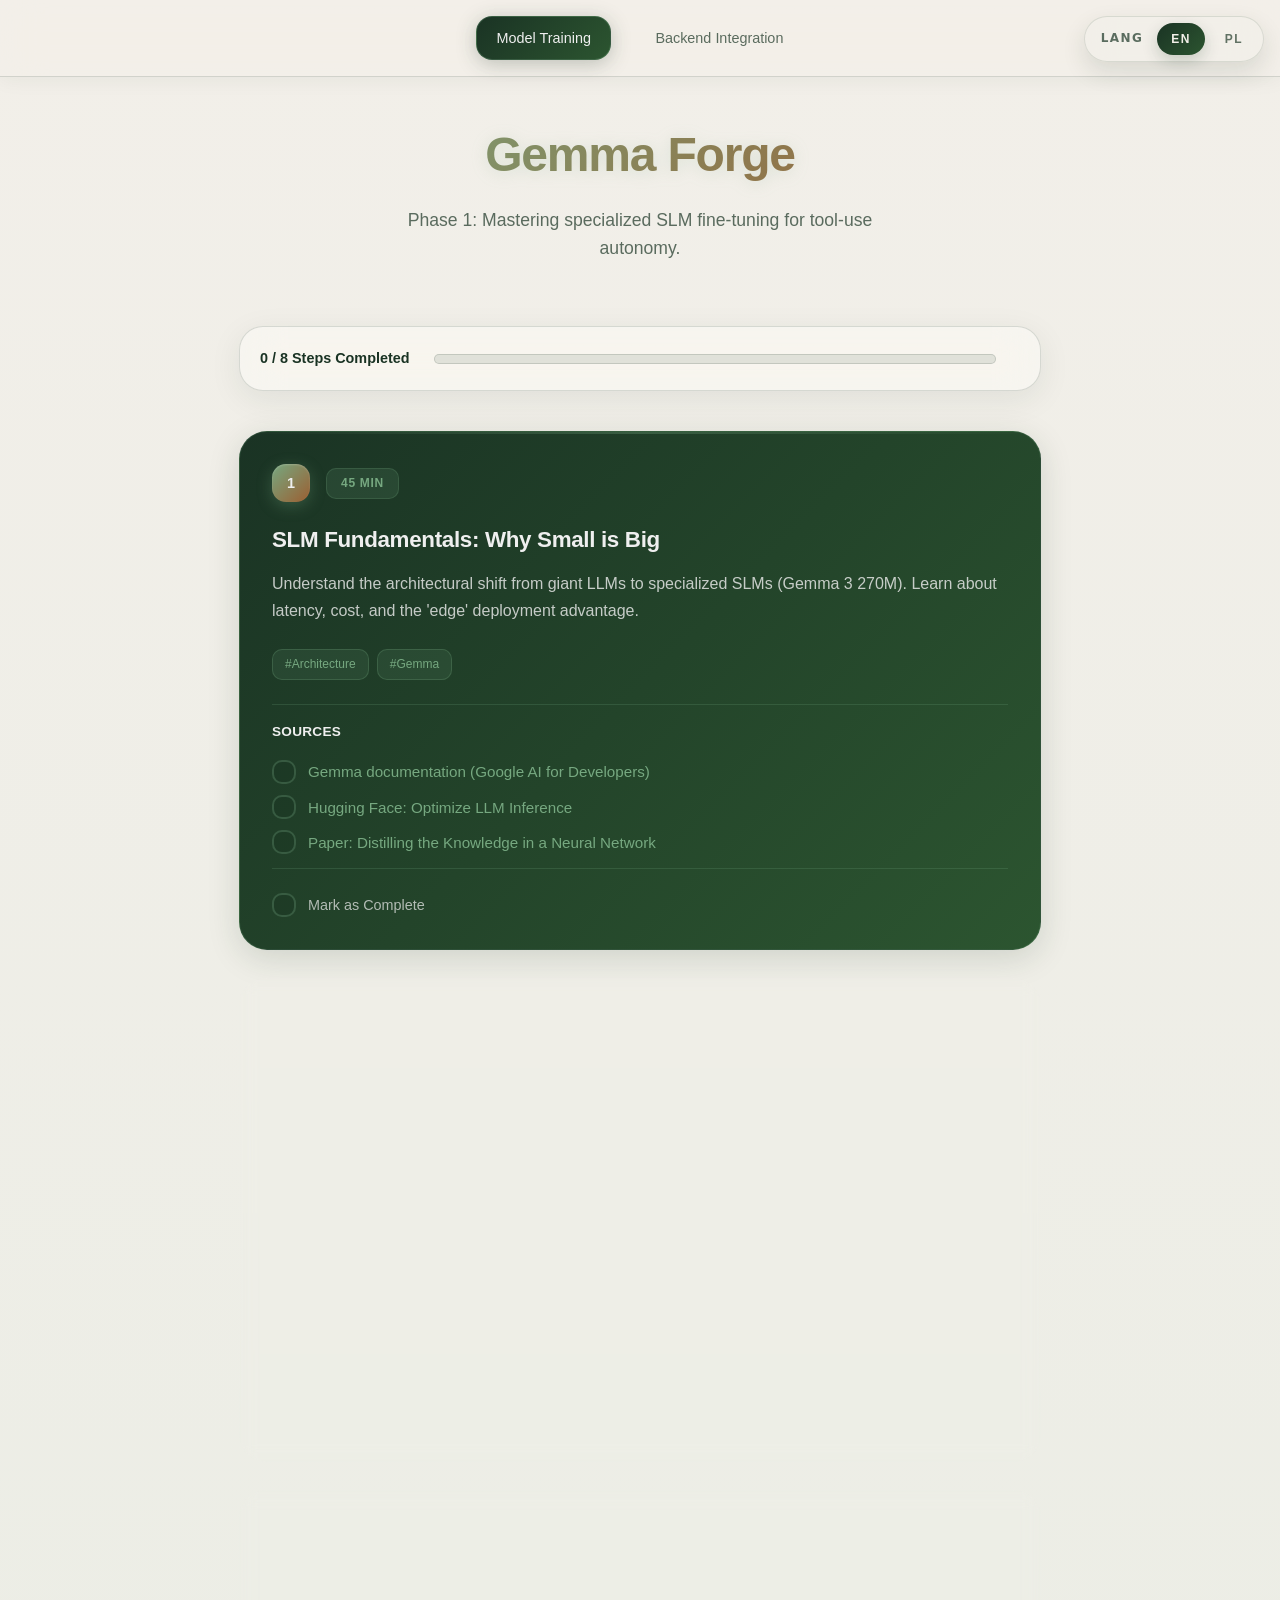
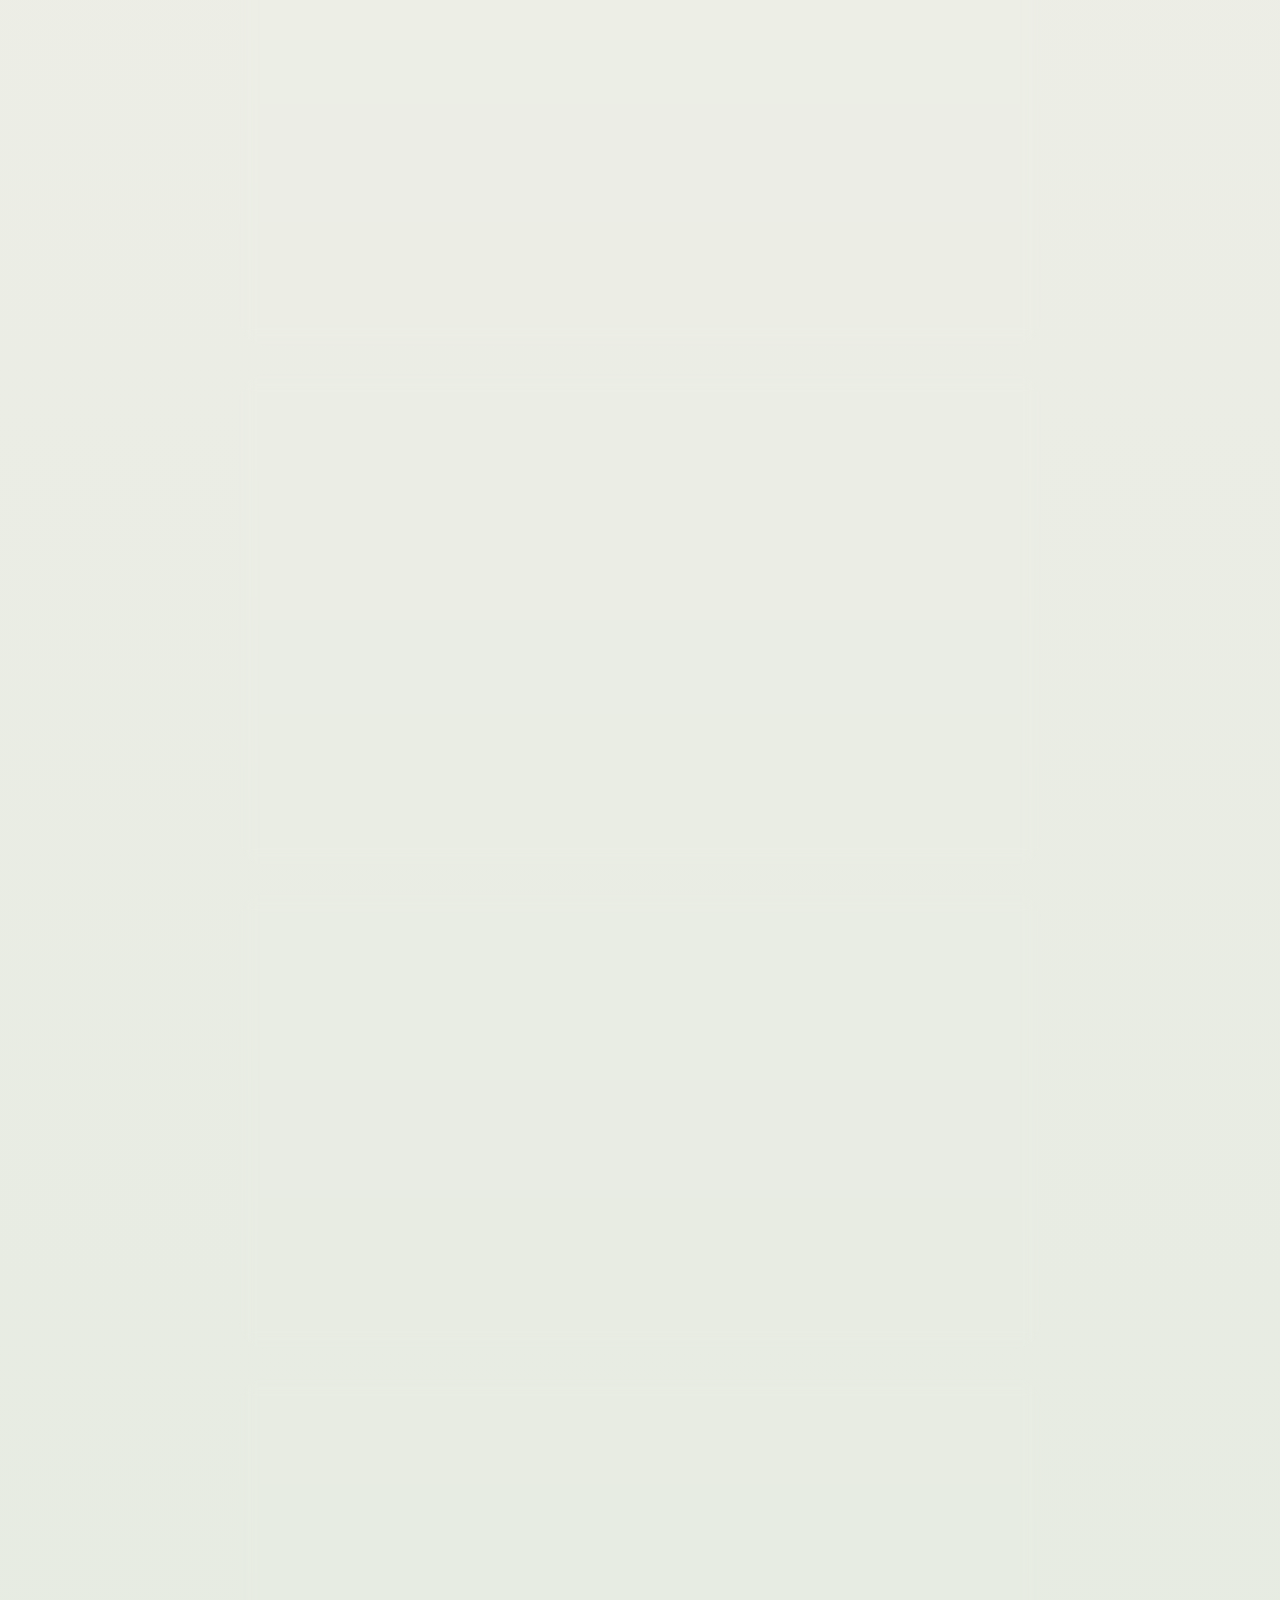
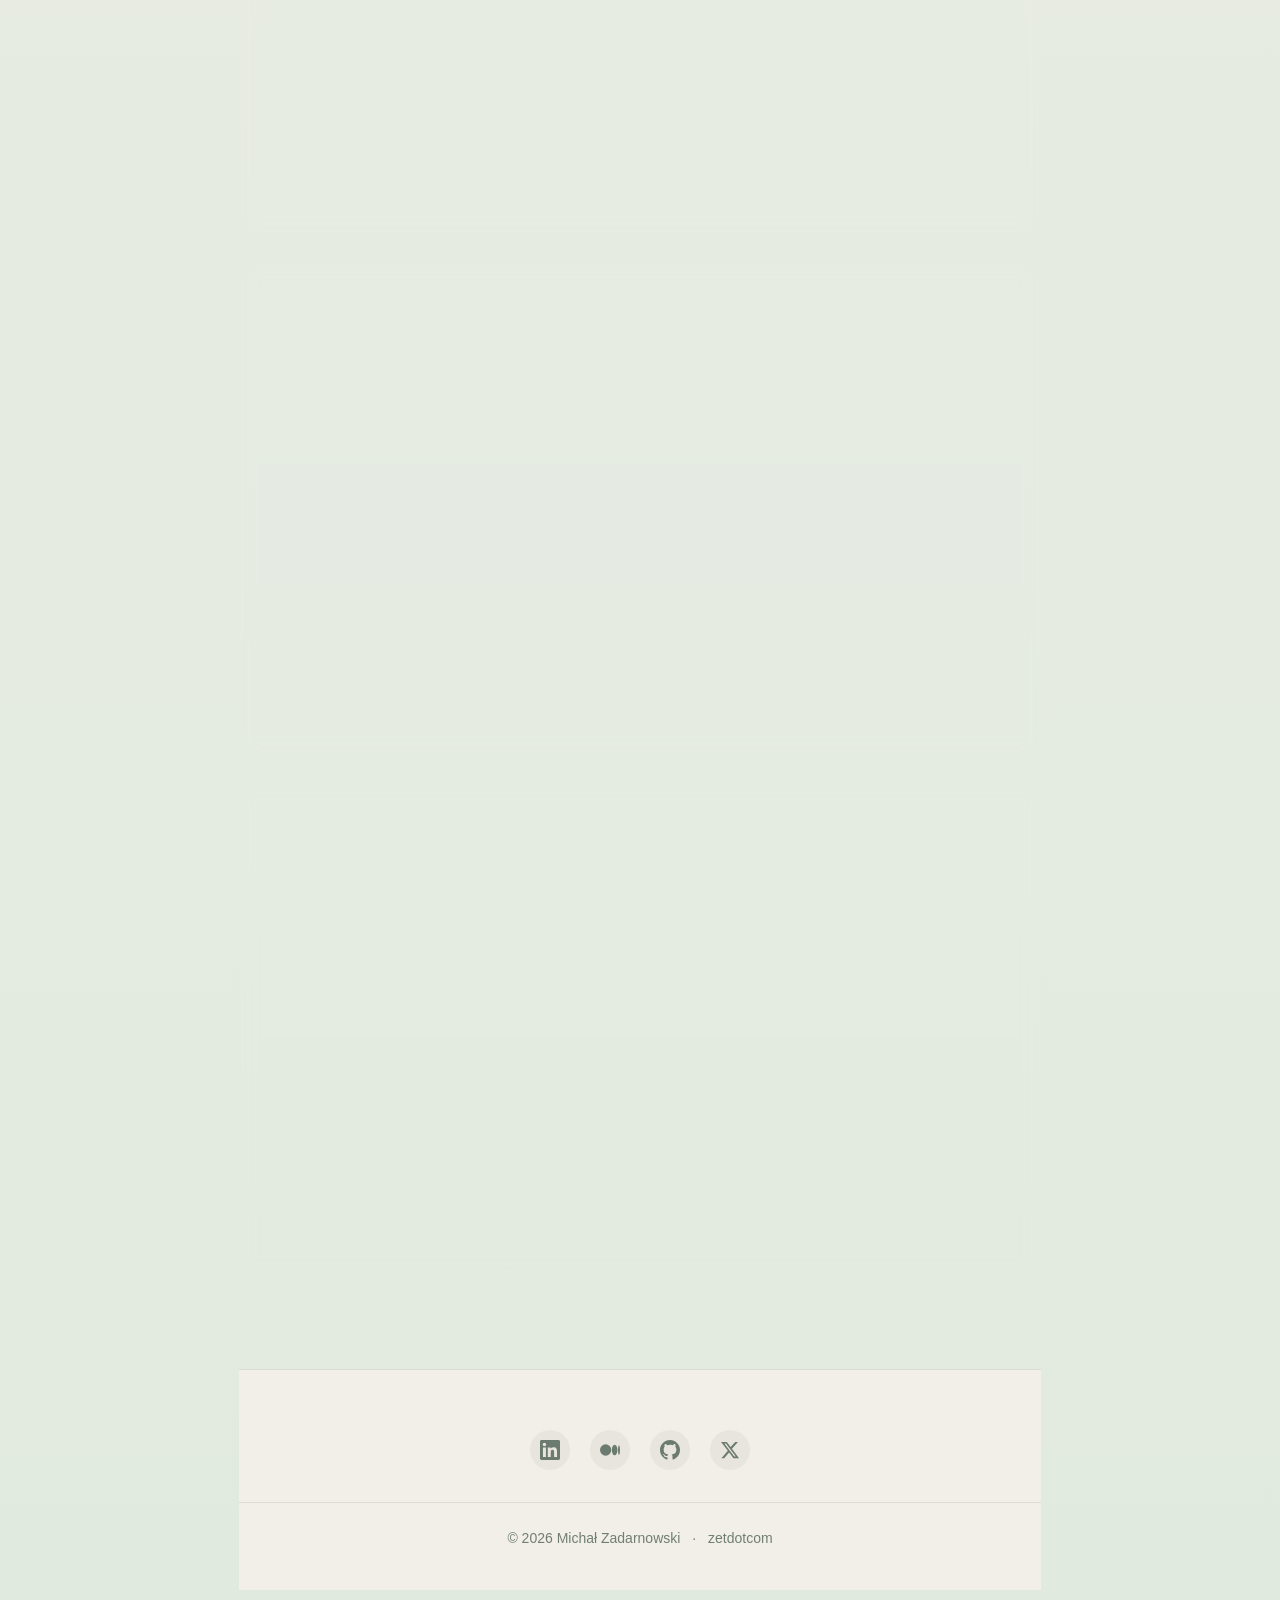
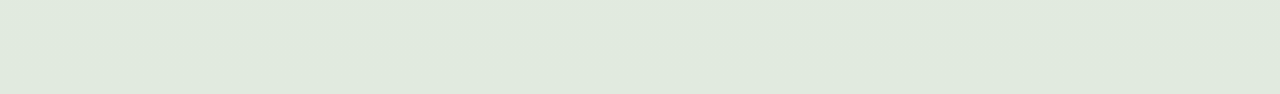
<file: slm-roadmap.html>
<!doctype html>
<html lang="en">
    <head>
        <meta charset="UTF-8" />
        <meta name="viewport" content="width=device-width, initial-scale=1.0" />
        <title>Gemma Forge: SLM Mastering Roadmap</title>
        <link rel="stylesheet" href="./language-switch.css" />
        <style>
            :root {
                --deep-moss: #1a3324;
                --forest-green: #2c5530;
                --burnished-copper: #9c5f32;
                --crisp-sage: #76a880;
                --warm-cream: #f2efe9;
                --pale-sage-cream: #e1eadf;
                --text-light: #efefef;
                --text-dark: #1a3324;
                --text-muted: #5a6b5e;

                --bg-gradient: linear-gradient(
                    180deg,
                    #f2efe9 0%,
                    #e1eadf 100%
                );
                --canopy-gradient: linear-gradient(
                    135deg,
                    #1a3324 0%,
                    #2c5530 100%
                );
                --accent-gradient: linear-gradient(
                    135deg,
                    #76a880 0%,
                    #9c5f32 100%
                );
                --glass-shine: rgba(255, 255, 255, 0.08);
                --border-subtle: rgba(26, 51, 36, 0.15);
            }

            * {
                box-sizing: border-box;
                margin: 0;
                padding: 0;
            }

            body {
                font-family:
                    "Inter",
                    -apple-system,
                    BlinkMacSystemFont,
                    "Segoe UI",
                    Roboto,
                    sans-serif;
                background: var(--bg-gradient);
                color: var(--text-dark);
                line-height: 1.6;
                padding-bottom: 4rem;
                min-height: 100vh;
            }

            /* Navigation - Premium Glass */
            nav {
                background: rgba(242, 239, 233, 0.85);
                backdrop-filter: blur(20px) saturate(180%);
                -webkit-backdrop-filter: blur(20px) saturate(180%);
                border-bottom: 1px solid var(--border-subtle);
                padding: 1rem;
                position: sticky;
                top: 0;
                z-index: 1000;
                display: flex;
                justify-content: center;
                gap: 1.5rem;
                box-shadow: 0 2px 20px rgba(26, 51, 36, 0.06);
            }

            .nav-link {
                color: var(--text-muted);
                text-decoration: none;
                font-weight: 500;
                font-size: 0.9rem;
                padding: 0.6rem 1.2rem;
                border-radius: 16px;
                transition: all 0.4s cubic-bezier(0.4, 0, 0.2, 1);
                border: 1px solid transparent;
            }

            .nav-link:hover {
                color: var(--deep-moss);
                background: rgba(118, 168, 128, 0.1);
                border-color: var(--crisp-sage);
            }

            .nav-link.active {
                background: var(--canopy-gradient);
                color: var(--text-light);
                box-shadow: 0 4px 20px rgba(26, 51, 36, 0.25);
                border: 1px solid rgba(118, 168, 128, 0.3);
            }

            .container {
                max-width: 850px;
                margin: 2.5rem auto;
                padding: 0 1.5rem;
            }

            header {
                text-align: center;
                margin-bottom: 4rem;
            }

            h1 {
                font-size: 3rem;
                font-weight: 800;
                letter-spacing: -0.025em;
                background: var(--accent-gradient);
                -webkit-background-clip: text;
                -webkit-text-fill-color: transparent;
                margin-bottom: 0.75rem;
                filter: drop-shadow(0 2px 8px rgba(118, 168, 128, 0.2));
            }

            p.subtitle {
                color: var(--text-muted);
                font-size: 1.1rem;
                max-width: 500px;
                margin: 0 auto;
                font-weight: 400;
            }

            /* Stats Bar - Frosted Glass */
            .stats-bar {
                background: rgba(255, 255, 255, 0.4);
                backdrop-filter: blur(20px) saturate(180%);
                padding: 1.25rem;
                border-radius: 24px;
                border: 1px solid var(--border-subtle);
                display: flex;
                justify-content: space-between;
                align-items: center;
                margin-bottom: 2.5rem;
                box-shadow: 0 8px 32px rgba(26, 51, 36, 0.08);
            }

            .progress-container {
                flex-grow: 1;
                height: 10px;
                background: rgba(26, 51, 36, 0.1);
                border-radius: 20px;
                margin: 0 1.5rem;
                overflow: hidden;
                border: 1px solid var(--border-subtle);
            }

            .progress-fill {
                height: 100%;
                background: var(--accent-gradient);
                width: 0%;
                transition: width 0.6s cubic-bezier(0.34, 1.56, 0.64, 1);
                box-shadow: 0 0 12px rgba(118, 168, 128, 0.4);
            }

            .roadmap-list {
                display: flex;
                flex-direction: column;
                gap: 1.75rem;
            }

            /* Step Card - Deep Canopy Container */
            .step-card {
                background: var(--canopy-gradient);
                backdrop-filter: blur(8px);
                border: 1px solid rgba(118, 168, 128, 0.2);
                border-radius: 28px;
                padding: 2rem;
                transition: all 0.4s cubic-bezier(0.4, 0, 0.2, 1);
                position: relative;
                overflow: hidden;
                box-shadow: 0 8px 32px rgba(26, 51, 36, 0.15);
            }

            .step-card::before {
                content: "";
                position: absolute;
                top: 0;
                left: 0;
                right: 0;
                height: 2px;
                background: linear-gradient(
                    to right,
                    transparent,
                    rgba(118, 168, 128, 0.3),
                    transparent
                );
            }

            .step-card:hover {
                transform: translateY(-6px);
                border-color: var(--crisp-sage);
                box-shadow:
                    0 16px 48px rgba(26, 51, 36, 0.25),
                    0 0 0 1px rgba(118, 168, 128, 0.1);
            }

            .step-card.completed {
                border-color: var(--crisp-sage);
                box-shadow:
                    0 8px 32px rgba(118, 168, 128, 0.2),
                    inset 0 0 0 1px rgba(118, 168, 128, 0.1);
            }

            .step-header {
                display: flex;
                justify-content: space-between;
                align-items: center;
                margin-bottom: 1.25rem;
            }

            .step-meta {
                display: flex;
                align-items: center;
                gap: 1rem;
            }

            .step-number {
                background: var(--accent-gradient);
                color: var(--text-light);
                width: 38px;
                height: 38px;
                display: flex;
                align-items: center;
                justify-content: center;
                border-radius: 14px;
                font-weight: 700;
                font-size: 0.9rem;
                box-shadow:
                    0 4px 16px rgba(118, 168, 128, 0.3),
                    inset 0 1px 2px rgba(255, 255, 255, 0.2);
            }

            .step-time {
                font-size: 0.75rem;
                color: var(--crisp-sage);
                font-weight: 600;
                background: rgba(118, 168, 128, 0.15);
                padding: 5px 14px;
                border-radius: 10px;
                text-transform: uppercase;
                letter-spacing: 0.06em;
                border: 1px solid rgba(118, 168, 128, 0.2);
            }

            .step-title {
                font-size: 1.4rem;
                font-weight: 700;
                margin-bottom: 0.75rem;
                color: var(--text-light);
                letter-spacing: -0.015em;
            }

            .step-description {
                color: rgba(239, 239, 239, 0.8);
                font-size: 1rem;
                margin-bottom: 1.5rem;
                line-height: 1.7;
                font-weight: 400;
            }

            .resource-tag {
                font-size: 0.75rem;
                color: var(--crisp-sage);
                background: rgba(118, 168, 128, 0.12);
                padding: 5px 12px;
                border-radius: 10px;
                border: 1px solid rgba(118, 168, 128, 0.25);
                margin-right: 0.5rem;
                display: inline-block;
                margin-bottom: 0.5rem;
                font-weight: 500;
            }

            .sources {
                margin-top: 1rem;
                padding-top: 1rem;
                border-top: 1px solid rgba(118, 168, 128, 0.2);
            }

            .sources-title {
                font-size: 0.85rem;
                font-weight: 700;
                color: var(--text-light);
                margin-bottom: 0.75rem;
                letter-spacing: 0.02em;
                text-transform: uppercase;
            }

            .source-row {
                display: flex;
                align-items: center;
                gap: 0.75rem;
                padding: 0.35rem 0;
            }

            .source-row a {
                color: var(--crisp-sage);
                text-decoration: none;
                font-size: 0.95rem;
                line-height: 1.4;
                transition: color 0.3s ease;
            }

            .source-row a:hover {
                color: var(--warm-cream);
                text-decoration: underline;
            }

            .source-completed {
                margin-left: auto;
                font-size: 0.75rem;
                color: var(--crisp-sage);
                background: rgba(118, 168, 128, 0.15);
                border: 1px solid rgba(118, 168, 128, 0.3);
                padding: 4px 10px;
                border-radius: 999px;
                white-space: nowrap;
                display: none;
                font-weight: 500;
            }

            .source-row.is-completed .source-completed {
                display: inline-block;
            }

            .controls {
                display: flex;
                justify-content: space-between;
                align-items: center;
                padding-top: 1.5rem;
                border-top: 1px solid rgba(118, 168, 128, 0.2);
                margin-top: 0.5rem;
            }

            .completion-status {
                font-size: 0.8rem;
                color: var(--crisp-sage);
                font-weight: 600;
                background: rgba(118, 168, 128, 0.15);
                padding: 5px 12px;
                border-radius: 10px;
                display: none;
                border: 1px solid rgba(118, 168, 128, 0.25);
            }

            .completed .completion-status {
                display: block;
            }

            /* Checkbox - Minimalist Ceramic */
            .checkbox-wrapper {
                display: flex;
                align-items: center;
                gap: 0.75rem;
                cursor: pointer;
                font-size: 0.9rem;
                font-weight: 500;
                color: rgba(239, 239, 239, 0.7);
                transition: color 0.3s ease;
            }

            .checkbox-wrapper:hover {
                color: var(--text-light);
            }

            input[type="checkbox"] {
                appearance: none;
                width: 24px;
                height: 24px;
                border: 2px solid rgba(118, 168, 128, 0.3);
                border-radius: 10px;
                cursor: pointer;
                position: relative;
                transition: all 0.4s cubic-bezier(0.4, 0, 0.2, 1);
                background: rgba(26, 51, 36, 0.3);
                flex-shrink: 0;
            }

            input[type="checkbox"]:checked {
                background: var(--accent-gradient);
                border-color: transparent;
                box-shadow:
                    0 4px 12px rgba(118, 168, 128, 0.4),
                    inset 0 1px 2px rgba(255, 255, 255, 0.2);
            }

            input[type="checkbox"]:checked::after {
                content: "✓";
                position: absolute;
                color: white;
                font-size: 14px;
                font-weight: 900;
                left: 50%;
                top: 50%;
                transform: translate(-50%, -50%);
            }

            .page {
                display: none;
                animation: fadeIn 0.4s ease-out;
            }

            .page.active {
                display: block;
            }

            @keyframes fadeIn {
                from {
                    opacity: 0;
                    transform: translateY(10px);
                }
                to {
                    opacity: 1;
                    transform: translateY(0);
                }
            }

            footer {
                margin-top: 6rem;
                text-align: center;
                color: var(--text-muted);
                font-size: 0.85rem;
                border-top: 1px solid var(--border-subtle);
                padding-top: 2rem;
            }

            @media (max-width: 600px) {
                nav {
                    gap: 0.5rem;
                    padding: 0.75rem;
                }
                .nav-link {
                    font-size: 0.75rem;
                    padding: 0.5rem 0.75rem;
                }
                h1 {
                    font-size: 2.25rem;
                }
                .source-row a {
                    font-size: 0.9rem;
                }
            }
        </style>
    </head>
    <body>
        <nav>
            <a
                href="#"
                id="nav-finetune"
                class="nav-link active"
                onclick="showPage('finetune')"
                >Model Training</a
            >
            <a
                href="#"
                id="nav-backend"
                class="nav-link"
                onclick="showPage('backend')"
                >Backend Integration</a
            >
        </nav>

        <div class="container">
            <!-- Page 1: Fine-Tuning -->
            <div id="page-finetune" class="page active">
                <header>
                    <h1>Gemma Forge</h1>
                    <p class="subtitle">
                        Phase 1: Mastering specialized SLM fine-tuning for
                        tool-use autonomy.
                    </p>
                </header>

                <div class="stats-bar">
                    <span
                        id="ft-progress-text"
                        style="font-weight: 600; font-size: 0.9rem"
                        >0 / 8 Steps</span
                    >
                    <div class="progress-container">
                        <div id="ft-progress-fill" class="progress-fill"></div>
                    </div>
                </div>

                <div class="roadmap-list" id="ft-container"></div>
            </div>

            <!-- Page 2: Backend Implementation -->
            <div id="page-backend" class="page">
                <header>
                    <h1>Python Engine</h1>
                    <p class="subtitle">
                        Phase 2: Implementing the production-ready middleware
                        for SLM inference.
                    </p>
                </header>

                <div class="stats-bar">
                    <span
                        id="be-progress-text"
                        style="font-weight: 600; font-size: 0.9rem"
                        >0 / 8 Steps</span
                    >
                    <div class="progress-container">
                        <div id="be-progress-fill" class="progress-fill"></div>
                    </div>
                </div>

                <div class="roadmap-list" id="be-container"></div>
            </div>

            <footer
                style="
                    background: var(--warm-cream);
                    border-top: 1px solid rgba(26, 51, 36, 0.1);
                    padding: 60px 0 40px;
                "
            >
                <!-- Social Links -->
                <div
                    style="
                        display: flex;
                        justify-content: center;
                        gap: 20px;
                        margin-bottom: 32px;
                    "
                >
                    <a
                        href="https://www.linkedin.com/in/michal-zadarnowski/"
                        target="_blank"
                        rel="noopener noreferrer"
                        style="
                            width: 40px;
                            height: 40px;
                            border-radius: 50%;
                            background: rgba(26, 51, 36, 0.05);
                            display: flex;
                            align-items: center;
                            justify-content: center;
                            color: rgba(26, 51, 36, 0.6);
                            text-decoration: none;
                            transition: all 0.2s;
                        "
                        onmouseover="this.style.background='rgba(26, 51, 36, 0.1)'; this.style.color='var(--deep-moss)'"
                        onmouseout="this.style.background='rgba(26, 51, 36, 0.05)'; this.style.color='rgba(26, 51, 36, 0.6)'"
                        aria-label="LinkedIn"
                    >
                        <svg
                            style="width: 20px; height: 20px"
                            fill="currentColor"
                            viewBox="0 0 24 24"
                        >
                            <path
                                d="M20.447 20.452h-3.554v-5.569c0-1.328-.027-3.037-1.852-3.037-1.853 0-2.136 1.445-2.136 2.939v5.667H9.351V9h3.414v1.561h.046c.477-.9 1.637-1.85 3.37-1.85 3.601 0 4.267 2.37 4.267 5.455v6.286zM5.337 7.433c-1.144 0-2.063-.926-2.063-2.065 0-1.138.92-2.063 2.063-2.063 1.14 0 2.064.925 2.064 2.063 0 1.139-.925 2.065-2.064 2.065zm1.782 13.019H3.555V9h3.564v11.452zM22.225 0H1.771C.792 0 0 .774 0 1.729v20.542C0 23.227.792 24 1.771 24h20.451C23.2 24 24 23.227 24 22.271V1.729C24 .774 23.2 0 22.222 0h.003z"
                            />
                        </svg>
                    </a>
                    <a
                        href="https://medium.com/@michal.zadarnowski"
                        target="_blank"
                        rel="noopener noreferrer"
                        style="
                            width: 40px;
                            height: 40px;
                            border-radius: 50%;
                            background: rgba(26, 51, 36, 0.05);
                            display: flex;
                            align-items: center;
                            justify-content: center;
                            color: rgba(26, 51, 36, 0.6);
                            text-decoration: none;
                            transition: all 0.2s;
                        "
                        onmouseover="this.style.background='rgba(26, 51, 36, 0.1)'; this.style.color='var(--deep-moss)'"
                        onmouseout="this.style.background='rgba(26, 51, 36, 0.05)'; this.style.color='rgba(26, 51, 36, 0.6)'"
                        aria-label="Medium"
                    >
                        <svg
                            style="width: 20px; height: 20px"
                            fill="currentColor"
                            viewBox="0 0 24 24"
                        >
                            <path
                                d="M13.54 12a6.8 6.8 0 01-6.77 6.82A6.8 6.8 0 010 12a6.8 6.8 0 016.77-6.82A6.8 6.8 0 0113.54 12zM20.96 12c0 3.54-1.51 6.42-3.38 6.42-1.87 0-3.39-2.88-3.39-6.42s1.52-6.42 3.39-6.42 3.38 2.88 3.38 6.42M24 12c0 3.17-.53 5.75-1.19 5.75-.66 0-1.19-2.58-1.19-5.75s.53-5.75 1.19-5.75C23.47 6.25 24 8.83 24 12z"
                            />
                        </svg>
                    </a>
                    <a
                        href="https://github.com/zetdotcom"
                        target="_blank"
                        rel="noopener noreferrer"
                        style="
                            width: 40px;
                            height: 40px;
                            border-radius: 50%;
                            background: rgba(26, 51, 36, 0.05);
                            display: flex;
                            align-items: center;
                            justify-content: center;
                            color: rgba(26, 51, 36, 0.6);
                            text-decoration: none;
                            transition: all 0.2s;
                        "
                        onmouseover="this.style.background='rgba(26, 51, 36, 0.1)'; this.style.color='var(--deep-moss)'"
                        onmouseout="this.style.background='rgba(26, 51, 36, 0.05)'; this.style.color='rgba(26, 51, 36, 0.6)'"
                        aria-label="GitHub"
                    >
                        <svg
                            style="width: 20px; height: 20px"
                            fill="currentColor"
                            viewBox="0 0 24 24"
                        >
                            <path
                                d="M12 0C5.374 0 0 5.373 0 12c0 5.302 3.438 9.8 8.207 11.387.599.111.793-.261.793-.577v-2.234c-3.338.726-4.033-1.416-4.033-1.416-.546-1.387-1.333-1.756-1.333-1.756-1.089-.745.083-.729.083-.729 1.205.084 1.839 1.237 1.839 1.237 1.07 1.834 2.807 1.304 3.492.997.107-.775.418-1.305.762-1.604-2.665-.305-5.467-1.334-5.467-5.931 0-1.311.469-2.381 1.236-3.221-.124-.303-.535-1.524.117-3.176 0 0 1.008-.322 3.301 1.23A11.509 11.509 0 0112 5.803c1.02.005 2.047.138 3.006.404 2.291-1.552 3.297-1.23 3.297-1.23.653 1.653.242 2.874.118 3.176.77.84 1.235 1.911 1.235 3.221 0 4.609-2.807 5.624-5.479 5.921.43.372.823 1.102.823 2.222v3.293c0 .319.192.694.801.576C20.566 21.797 24 17.3 24 12c0-6.627-5.373-12-12-12z"
                            />
                        </svg>
                    </a>
                    <a
                        href="https://x.com/zetdotcomdev"
                        target="_blank"
                        rel="noopener noreferrer"
                        style="
                            width: 40px;
                            height: 40px;
                            border-radius: 50%;
                            background: rgba(26, 51, 36, 0.05);
                            display: flex;
                            align-items: center;
                            justify-content: center;
                            color: rgba(26, 51, 36, 0.6);
                            text-decoration: none;
                            transition: all 0.2s;
                        "
                        onmouseover="this.style.background='rgba(26, 51, 36, 0.1)'; this.style.color='var(--deep-moss)'"
                        onmouseout="this.style.background='rgba(26, 51, 36, 0.05)'; this.style.color='rgba(26, 51, 36, 0.6)'"
                        aria-label="X (Twitter)"
                    >
                        <svg
                            style="width: 20px; height: 20px"
                            fill="currentColor"
                            viewBox="0 0 24 24"
                        >
                            <path
                                d="M18.244 2.25h3.308l-7.227 8.26 8.502 11.24H16.17l-5.214-6.817L4.99 21.75H1.68l7.73-8.835L1.254 2.25H8.08l4.713 6.231zm-1.161 17.52h1.833L7.084 4.126H5.117z"
                            />
                        </svg>
                    </a>
                </div>

                <!-- Copyright -->
                <div
                    style="
                        text-align: center;
                        padding-top: 24px;
                        border-top: 1px solid rgba(26, 51, 36, 0.1);
                    "
                >
                    <p
                        style="
                            font-size: 0.875rem;
                            color: rgba(26, 51, 36, 0.6);
                            margin: 0;
                        "
                    >
                        ©
                        <script>
                            document.write(new Date().getFullYear());
                        </script>
                        <a
                            href="https://www.linkedin.com/in/michal-zadarnowski/"
                            target="_blank"
                            rel="noopener noreferrer"
                            style="
                                color: rgba(26, 51, 36, 0.6);
                                text-decoration: none;
                                transition: color 0.2s;
                            "
                            onmouseover="this.style.color='var(--deep-moss)'"
                            onmouseout="this.style.color='rgba(26, 51, 36, 0.6)'"
                            >Michał Zadarnowski</a
                        >
                        <span style="margin: 0 8px">·</span>
                        <a
                            href="https://www.linkedin.com/in/michal-zadarnowski/"
                            target="_blank"
                            rel="noopener noreferrer"
                            style="
                                color: rgba(26, 51, 36, 0.6);
                                text-decoration: none;
                                transition: color 0.2s;
                            "
                            onmouseover="this.style.color='var(--deep-moss)'"
                            onmouseout="this.style.color='rgba(26, 51, 36, 0.6)'"
                            >zetdotcom</a
                        >
                    </p>
                </div>
            </footer>
        </div>

        <script>
            const finetuneSteps = [
                {
                    id: "ft1",
                    title: "SLM Fundamentals: Why Small is Big",
                    time: "45 min",
                    desc: "Understand the architectural shift from giant LLMs to specialized SLMs (Gemma 3 270M). Learn about latency, cost, and the 'edge' deployment advantage.",
                    tags: ["Architecture", "Gemma"],
                    sources: [
                        {
                            id: "ft1s1",
                            label: "Gemma documentation (Google AI for Developers)",
                            url: "https://ai.google.dev/gemma",
                        },
                        {
                            id: "ft1s2",
                            label: "Hugging Face: Optimize LLM Inference",
                            url: "https://huggingface.co/blog/optimize-llm",
                        },
                        {
                            id: "ft1s3",
                            label: "Paper: Distilling the Knowledge in a Neural Network",
                            url: "https://arxiv.org/abs/1503.02531",
                        },
                    ],
                },
                {
                    id: "ft2",
                    title: "PEFT & LoRA: Mathematical Cheat Code",
                    time: "90 min",
                    desc: "Learn Low-Rank Adaptation (LoRA) and how it injects trainable matrices into frozen layers to save memory.",
                    tags: ["Math", "LoRA"],
                    sources: [
                        {
                            id: "ft2s1",
                            label: "Paper: LoRA (Low-Rank Adaptation of Large Language Models)",
                            url: "https://arxiv.org/abs/2106.09685",
                        },
                        {
                            id: "ft2s2",
                            label: "Hugging Face PEFT: LoRA conceptual guide",
                            url: "https://huggingface.co/docs/peft/en/conceptual_guides/lora",
                        },
                    ],
                },
                {
                    id: "ft3",
                    title: "Quantization & QLoRA: VRAM Efficiency",
                    time: "60 min",
                    desc: "Fit a 4B model into 16GB VRAM using 4-bit NormalFloat (NF4). Understand the precision trade-offs.",
                    tags: ["Hardware", "VRAM"],
                    sources: [
                        {
                            id: "ft3s1",
                            label: "Paper: QLoRA (Efficient Finetuning of Quantized LLMs)",
                            url: "https://arxiv.org/abs/2305.14314",
                        },
                        {
                            id: "ft3s2",
                            label: "Transformers docs: bitsandbytes quantization",
                            url: "https://huggingface.co/docs/transformers/en/quantization/bitsandbytes",
                        },
                    ],
                },
                {
                    id: "ft4",
                    title: "Dataset Engineering for Function Calling",
                    time: "120 min",
                    desc: "Format JSON schemas for tools and wrap them in Gemma's specialized instruction templates.",
                    tags: ["JSON", "Prompting"],
                    sources: [
                        {
                            id: "ft4s1",
                            label: "Paper: Toolformer (Language Models Can Teach Themselves to Use Tools)",
                            url: "https://arxiv.org/abs/2302.04761",
                        },
                        {
                            id: "ft4s2",
                            label: "Paper: ReAct (Synergizing Reasoning and Acting)",
                            url: "https://arxiv.org/abs/2210.03629",
                        },
                        {
                            id: "ft4s3",
                            label: "Article: Function calling API updates (OpenAI)",
                            url: "https://github.com/openai/openai-cookbook/blob/main/examples/How_to_call_functions_with_chat_models.ipynb",
                        },
                    ],
                },
                {
                    id: "ft5",
                    title: "Environment Setup (TRL, PEFT, Unsloth)",
                    time: "30 min",
                    desc: "Install the stack: Hugging Face Transformers, TRL, and Unsloth for 2x faster local training.",
                    tags: ["DevOps", "Python"],
                    sources: [
                        {
                            id: "ft5s1",
                            label: "TRL documentation (Hugging Face)",
                            url: "https://huggingface.co/docs/trl/en/index",
                        },
                        {
                            id: "ft5s2",
                            label: "Unsloth GitHub repository",
                            url: "https://github.com/unslothai/unsloth",
                        },
                    ],
                },
                {
                    id: "ft6",
                    title: "Supervised Fine-Tuning (SFT) Loop",
                    time: "120 min",
                    desc: "Implement the SFTTrainer, configure hyperparameters, and monitor the loss curve convergence.",
                    tags: ["Code", "Training"],
                    sources: [
                        {
                            id: "ft6s1",
                            label: "TRL docs: SFTTrainer",
                            url: "https://huggingface.co/docs/trl/en/sft_trainer",
                        },
                        {
                            id: "ft6s2",
                            label: "Transformers docs: Training",
                            url: "https://huggingface.co/docs/transformers/en/training",
                        },
                    ],
                },
                {
                    id: "ft7",
                    title: "FunctionGemma Specialization",
                    time: "90 min",
                    desc: "Fine-tune specifically for <start_function_call> deterministic outputs. Learn to penalize creative hallucinations.",
                    tags: ["Tool Use", "Structured Output"],
                    sources: [
                        {
                            id: "ft7s1",
                            label: "Outlines: Structured / constrained generation",
                            url: "https://github.com/dottxt-ai/outlines",
                        },
                        {
                            id: "ft7s2",
                            label: "Guardrails AI: Validate and re-ask for fixed JSON",
                            url: "https://github.com/guardrails-ai/guardrails",
                        },
                        {
                            id: "ft7s3",
                            label: "Jsonformer: Generate structured JSON reliably",
                            url: "https://github.com/1rgs/jsonformer",
                        },
                    ],
                },
                {
                    id: "ft8",
                    title: "Evaluation & Local Deployment",
                    time: "60 min",
                    desc: "Merge LoRA weights and run inference using GGUF or ONNX for optimized production serving.",
                    tags: ["GGUF", "Evaluation"],
                    sources: [
                        {
                            id: "ft8s1",
                            label: "PEFT docs: merge_and_unload()",
                            url: "https://huggingface.co/docs/peft/en/package_reference/peft_model#peft.peft_model.PeftModel.merge_and_unload",
                        },
                        {
                            id: "ft8s2",
                            label: "llama.cpp (GGUF runtime ecosystem)",
                            url: "https://github.com/ggerganov/llama.cpp",
                        },
                        {
                            id: "ft8s3",
                            label: "Optimum ONNX Runtime quickstart",
                            url: "https://huggingface.co/docs/optimum/en/onnxruntime/quickstart",
                        },
                    ],
                },
            ];

            const backendSteps = [
                {
                    id: "be1",
                    title: "Define Python Tool Schemas",
                    time: "45 min",
                    desc: "Create Pydantic models for your backend functions to ensure strict type safety when parsing model outputs.",
                    tags: ["Pydantic", "Typing"],
                    sources: [
                        {
                            id: "be1s1",
                            label: "Pydantic documentation",
                            url: "https://docs.pydantic.dev/latest/",
                        },
                        {
                            id: "be1s2",
                            label: "FastAPI: Request body tutorial",
                            url: "https://fastapi.tiangolo.com/tutorial/body/",
                        },
                    ],
                },
                {
                    id: "be2",
                    title: "The 'Developer Role' Prompting",
                    time: "60 min",
                    desc: "Structure the 'developer' system message correctly to activate FunctionGemma's tool-calling state machine.",
                    tags: ["Prompting", "Context"],
                    sources: [
                        {
                            id: "be2s1",
                            label: "Transformers: Chat templates",
                            url: "https://huggingface.co/docs/transformers/en/main/chat_templating",
                        },
                        {
                            id: "be2s2",
                            label: "Gemma: Prompt structure docs",
                            url: "https://ai.google.dev/gemma/docs/core/prompt-structure",
                        },
                        {
                            id: "be2s3",
                            label: "Prompt Engineering Guide",
                            url: "https://www.promptingguide.ai/",
                        },
                    ],
                },
                {
                    id: "be3",
                    title: "Inference Engine: Loading the Adapter",
                    time: "60 min",
                    desc: "Set up a Python script to load the base Gemma model and apply your LoRA adapter for runtime inference.",
                    tags: ["Transformers", "PEFT"],
                    sources: [
                        {
                            id: "be3s1",
                            label: "PEFT quicktour",
                            url: "https://huggingface.co/docs/peft/en/quicktour",
                        },
                        {
                            id: "be3s2",
                            label: "Transformers: Auto classes",
                            url: "https://huggingface.co/docs/transformers/en/model_doc/auto",
                        },
                    ],
                },
                {
                    id: "be4",
                    title: "Regex & JSON Parser Logic",
                    time: "90 min",
                    desc: "Build a robust parser to extract <start_function_call> tags from the model stream and convert them to JSON objects.",
                    tags: ["Regex", "Parsing"],
                    sources: [
                        {
                            id: "be4s1",
                            label: "Python docs: json",
                            url: "https://docs.python.org/3/library/json.html",
                        },
                        {
                            id: "be4s2",
                            label: "Python docs: re (regex)",
                            url: "https://docs.python.org/3/library/re.html",
                        },
                    ],
                },
                {
                    id: "be5",
                    title: "The 'Developer Turn' Implementation",
                    time: "120 min",
                    desc: "Execute real Python functions based on model output and format the response for the next model iteration.",
                    tags: ["Logic", "API Design"],
                    sources: [
                        {
                            id: "be5s1",
                            label: "Paper: ReAct (tool loop style)",
                            url: "https://arxiv.org/abs/2210.03629",
                        },
                        {
                            id: "be5s2",
                            label: "Article: Function calling patterns (OpenAI)",
                            url: "https://github.com/openai/openai-cookbook/blob/main/examples/How_to_call_functions_with_chat_models.ipynb",
                        },
                    ],
                },
                {
                    id: "be6",
                    title: "FastAPI Endpoint Setup",
                    time: "60 min",
                    desc: "Create a POST /chat endpoint that maintains session state and handles multi-turn tool logic synchronously.",
                    tags: ["FastAPI", "Uvicorn"],
                    sources: [
                        {
                            id: "be6s1",
                            label: "FastAPI tutorial",
                            url: "https://fastapi.tiangolo.com/tutorial/",
                        },
                        {
                            id: "be6s2",
                            label: "Uvicorn documentation",
                            url: "https://www.uvicorn.org/",
                        },
                    ],
                },
                {
                    id: "be7",
                    title: "Streaming Function Calls",
                    time: "120 min",
                    desc: "Implement Server-Sent Events (SSE) to stream partial model thoughts while waiting for tool execution results.",
                    tags: ["SSE", "AsyncIO"],
                    sources: [
                        {
                            id: "be7s1",
                            label: "MDN: Server-sent events",
                            url: "https://developer.mozilla.org/en-US/docs/Web/API/Server-sent_events",
                        },
                        {
                            id: "be7s2",
                            label: "FastAPI: StreamingResponse",
                            url: "https://fastapi.tiangolo.com/advanced/custom-response/#streamingresponse",
                        },
                        {
                            id: "be7s3",
                            label: "sse-starlette (SSE helper library)",
                            url: "https://github.com/sysid/sse-starlette",
                        },
                    ],
                },
                {
                    id: "be8",
                    title: "Auth & FE Integration",
                    time: "45 min",
                    desc: "Add API Key security and CORS headers so your Frontend can consume the Gemma backend securely.",
                    tags: ["Security", "CORS"],
                    sources: [
                        {
                            id: "be8s1",
                            label: "FastAPI: Security tutorial",
                            url: "https://fastapi.tiangolo.com/tutorial/security/",
                        },
                        {
                            id: "be8s2",
                            label: "FastAPI: CORS tutorial",
                            url: "https://fastapi.tiangolo.com/tutorial/cors/",
                        },
                        {
                            id: "be8s3",
                            label: "OWASP API Security Top 10 (project page)",
                            url: "https://owasp.org/www-project-api-security/",
                        },
                        {
                            id: "be8s4",
                            label: "OWASP REST Security Cheat Sheet",
                            url: "https://cheatsheetseries.owasp.org/cheatsheets/REST_Security_Cheat_Sheet.html",
                        },
                    ],
                },
            ];

            function showPage(pageId) {
                document
                    .querySelectorAll(".page")
                    .forEach((p) => p.classList.remove("active"));
                document
                    .querySelectorAll(".nav-link")
                    .forEach((l) => l.classList.remove("active"));

                document
                    .getElementById(`page-${pageId}`)
                    .classList.add("active");
                document
                    .getElementById(`nav-${pageId}`)
                    .classList.add("active");
                updateUI();
            }

            function saveProgress(id, checked) {
                const data = JSON.parse(
                    localStorage.getItem("gemmaForgeV3") || "{}",
                );
                if (checked) {
                    data[id] = {
                        completed: true,
                        date: new Date().toLocaleDateString(),
                    };
                } else {
                    delete data[id];
                }
                localStorage.setItem("gemmaForgeV3", JSON.stringify(data));
                updateUI();
            }

            function updateUI() {
                const progress = JSON.parse(
                    localStorage.getItem("gemmaForgeV3") || "{}",
                );

                renderList("ft-container", finetuneSteps, progress);
                renderList("be-container", backendSteps, progress);

                updateStats("ft", finetuneSteps, progress);
                updateStats("be", backendSteps, progress);
            }

            function updateStats(prefix, list, progress) {
                const completedCount = list.filter(
                    (s) => progress[s.id],
                ).length;
                const percentage = (completedCount / list.length) * 100;
                document.getElementById(`${prefix}-progress-fill`).style.width =
                    `${percentage}%`;
                document.getElementById(`${prefix}-progress-text`).innerText =
                    `${completedCount} / ${list.length} Steps Completed`;
            }

            function renderSources(sources, progress) {
                if (!sources || sources.length === 0) return "";

                const rows = sources
                    .map((src) => {
                        const isCompleted = !!progress[src.id];
                        const date = isCompleted ? progress[src.id].date : "";
                        return `
                    <div class="source-row ${isCompleted ? "is-completed" : ""}">
                        <input type="checkbox" ${isCompleted ? "checked" : ""} onchange="saveProgress('${src.id}', this.checked)">
                        <a href="${src.url}" target="_blank" rel="noopener noreferrer">${src.label}</a>
                        <span class="source-completed">✓ ${date}</span>
                    </div>
                `;
                    })
                    .join("");

                return `
                <div class="sources">
                    <div class="sources-title">Sources</div>
                    ${rows}
                </div>
            `;
            }

            function renderList(containerId, list, progress) {
                const container = document.getElementById(containerId);
                container.innerHTML = "";

                list.forEach((step) => {
                    const isCompleted = !!progress[step.id];
                    const card = document.createElement("div");
                    card.className = `step-card ${isCompleted ? "completed" : ""}`;

                    const stepNumber = step.id.includes("ft")
                        ? step.id.replace("ft", "")
                        : step.id.replace("be", "");
                    const sourcesHtml = renderSources(step.sources, progress);

                    card.innerHTML = `
                    <div class="step-header">
                        <div class="step-meta">
                            <div class="step-number">${stepNumber}</div>
                            <span class="step-time">${step.time}</span>
                        </div>
                        <div class="completion-status">✓ Completed ${isCompleted ? progress[step.id].date : ""}</div>
                    </div>
                    <div class="step-title">${step.title}</div>
                    <p class="step-description">${step.desc}</p>
                    <div class="resource-links">
                        ${step.tags.map((tag) => `<span class="resource-tag">#${tag}</span>`).join("")}
                    </div>
                    ${sourcesHtml}
                    <div class="controls">
                        <label class="checkbox-wrapper">
                            <input type="checkbox" ${isCompleted ? "checked" : ""} onchange="saveProgress('${step.id}', this.checked)">
                            <span>${isCompleted ? "Step Accomplished" : "Mark as Complete"}</span>
                        </label>
                    </div>
                `;
                    container.appendChild(card);
                });
            }

            // Init
            updateUI();
        </script>
        <script src="./language-switch.js"></script>
    </body>
</html>
</file>
<file: language-switch.css>
.language-switch {
    position: fixed;
    top: 16px;
    right: 16px;
    z-index: 10000;
    display: flex;
    align-items: center;
    gap: 6px;
    padding: 6px;
    border-radius: 999px;
    background: rgba(242, 239, 233, 0.88);
    border: 1px solid rgba(26, 51, 36, 0.12);
    backdrop-filter: blur(16px);
    -webkit-backdrop-filter: blur(16px);
    box-shadow: 0 10px 24px rgba(26, 51, 36, 0.12);
    font-family: Inter, system-ui, sans-serif;
}

.language-switch__label {
    padding: 0 8px 0 10px;
    font-size: 0.75rem;
    font-weight: 700;
    letter-spacing: 0.12em;
    color: rgba(26, 51, 36, 0.7);
}

.language-switch__button {
    appearance: none;
    border: 0;
    background: transparent;
    color: rgba(26, 51, 36, 0.68);
    padding: 9px 14px;
    border-radius: 999px;
    font-size: 0.75rem;
    font-weight: 800;
    letter-spacing: 0.12em;
    cursor: pointer;
    transition:
        background-color 0.2s ease,
        color 0.2s ease,
        transform 0.2s ease,
        box-shadow 0.2s ease;
}

.language-switch__button:hover {
    color: #1a3324;
    background: rgba(26, 51, 36, 0.06);
}

.language-switch__button.is-active {
    background: linear-gradient(135deg, #1a3324 0%, #2c5530 100%);
    color: #f2efe9;
    box-shadow: 0 6px 16px rgba(26, 51, 36, 0.2);
}

.language-switch[data-busy="true"] .language-switch__button {
    pointer-events: none;
    opacity: 0.75;
}

@media (max-width: 640px) {
    .language-switch {
        top: 10px;
        right: 10px;
        gap: 4px;
        padding: 5px;
    }

    .language-switch__label {
        display: none;
    }

    .language-switch__button {
        padding: 8px 12px;
    }
}
</file>
